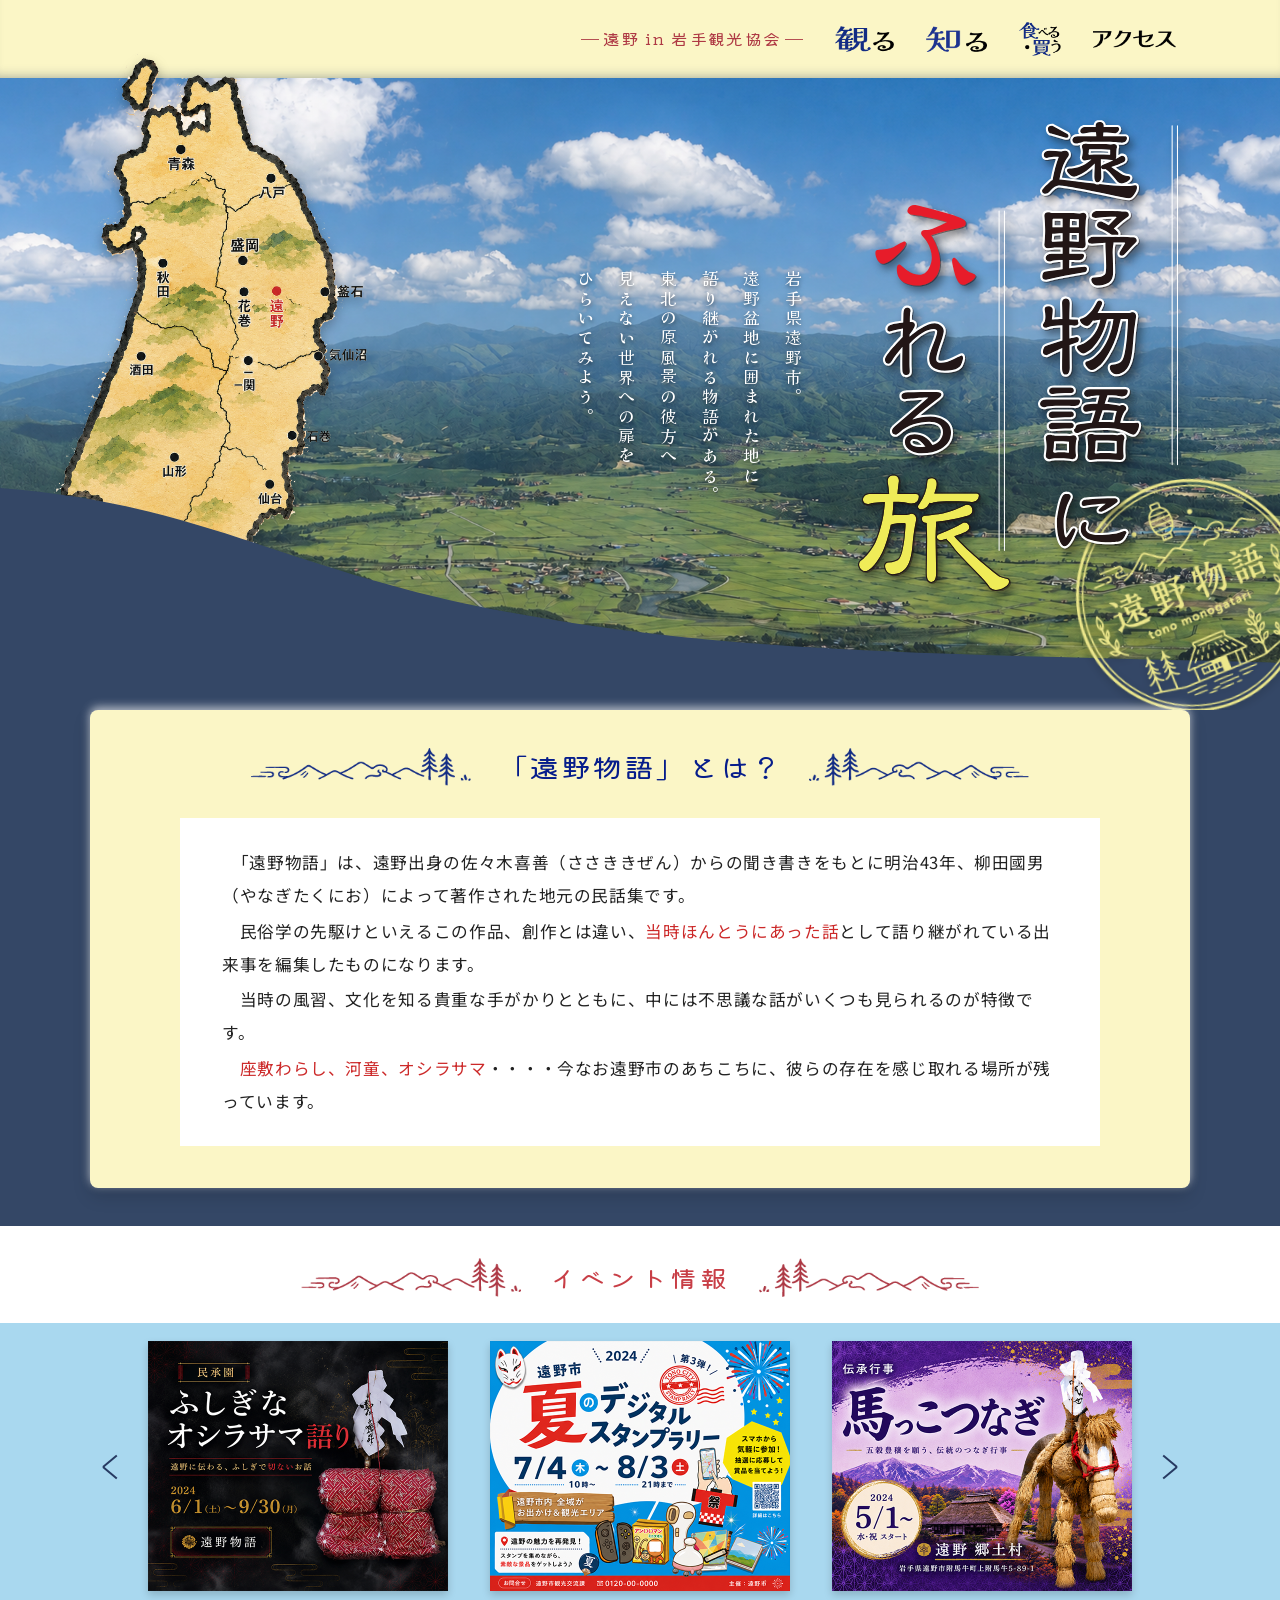
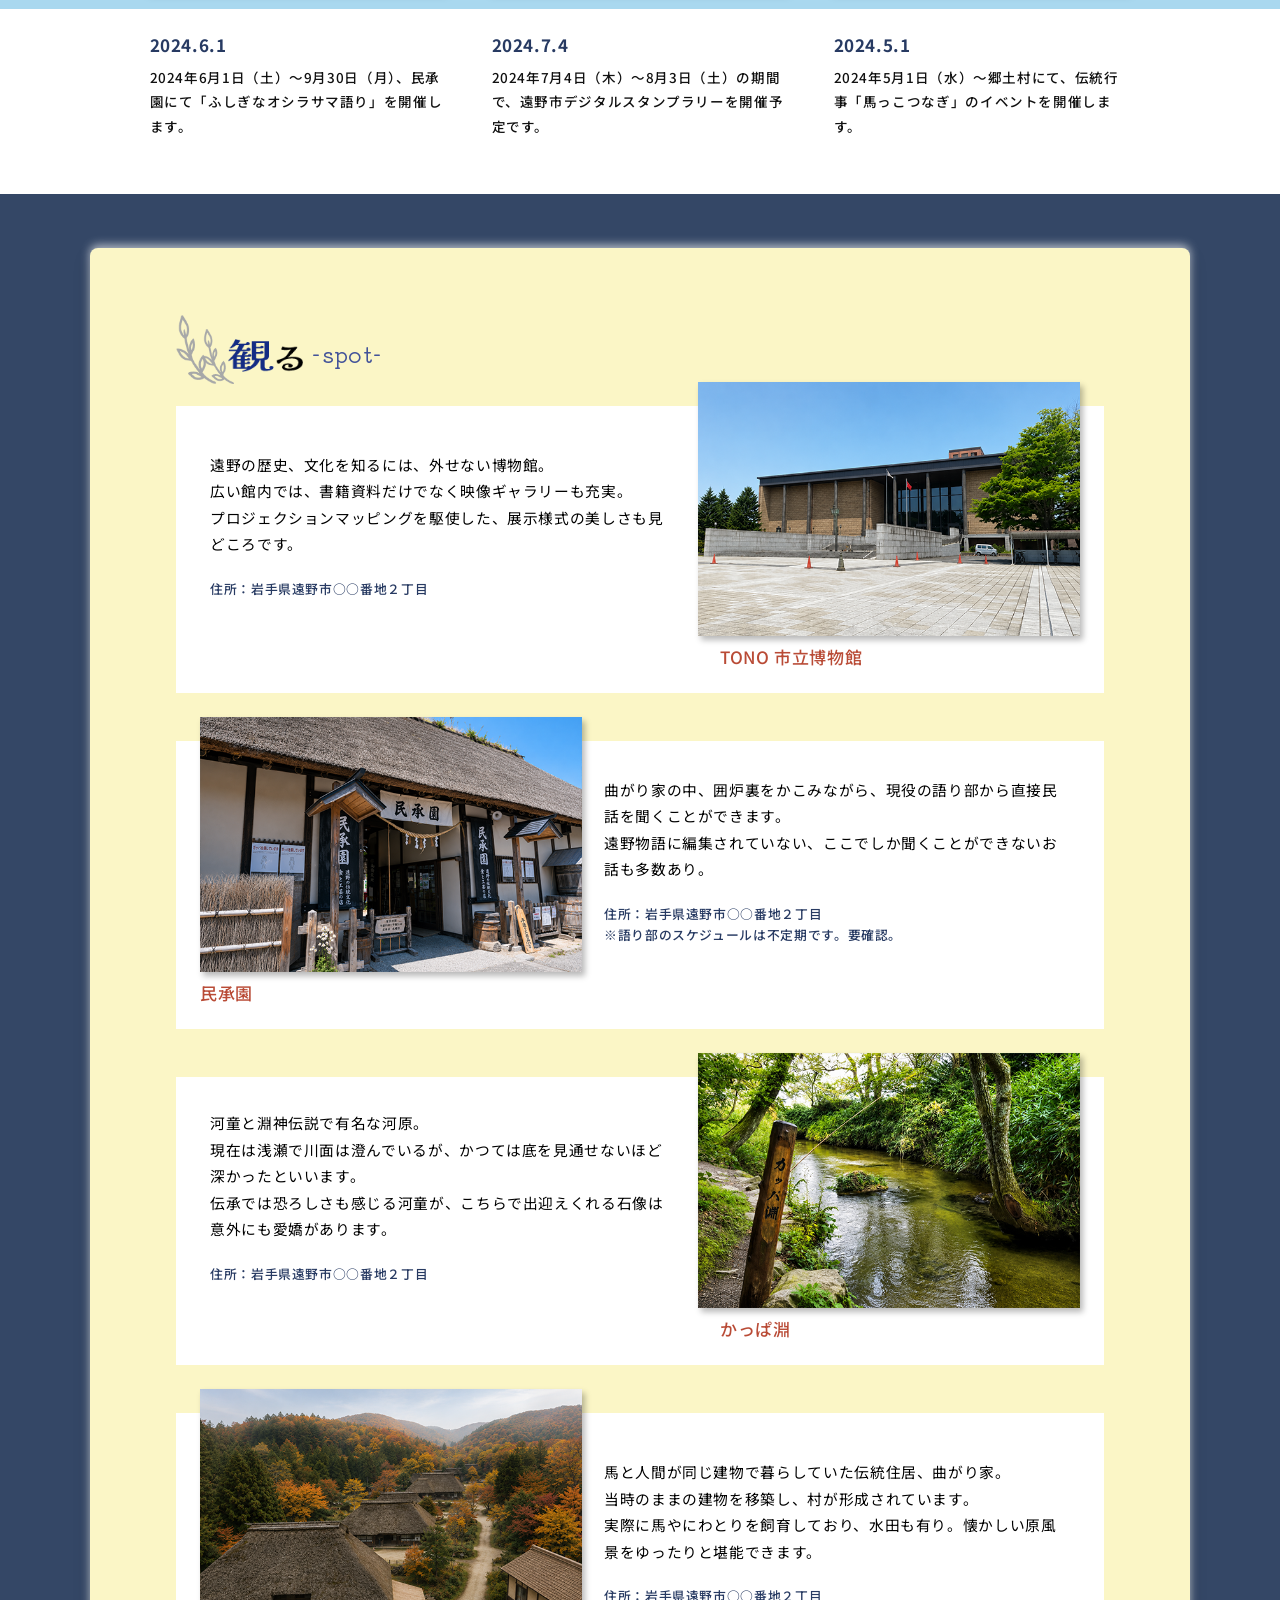
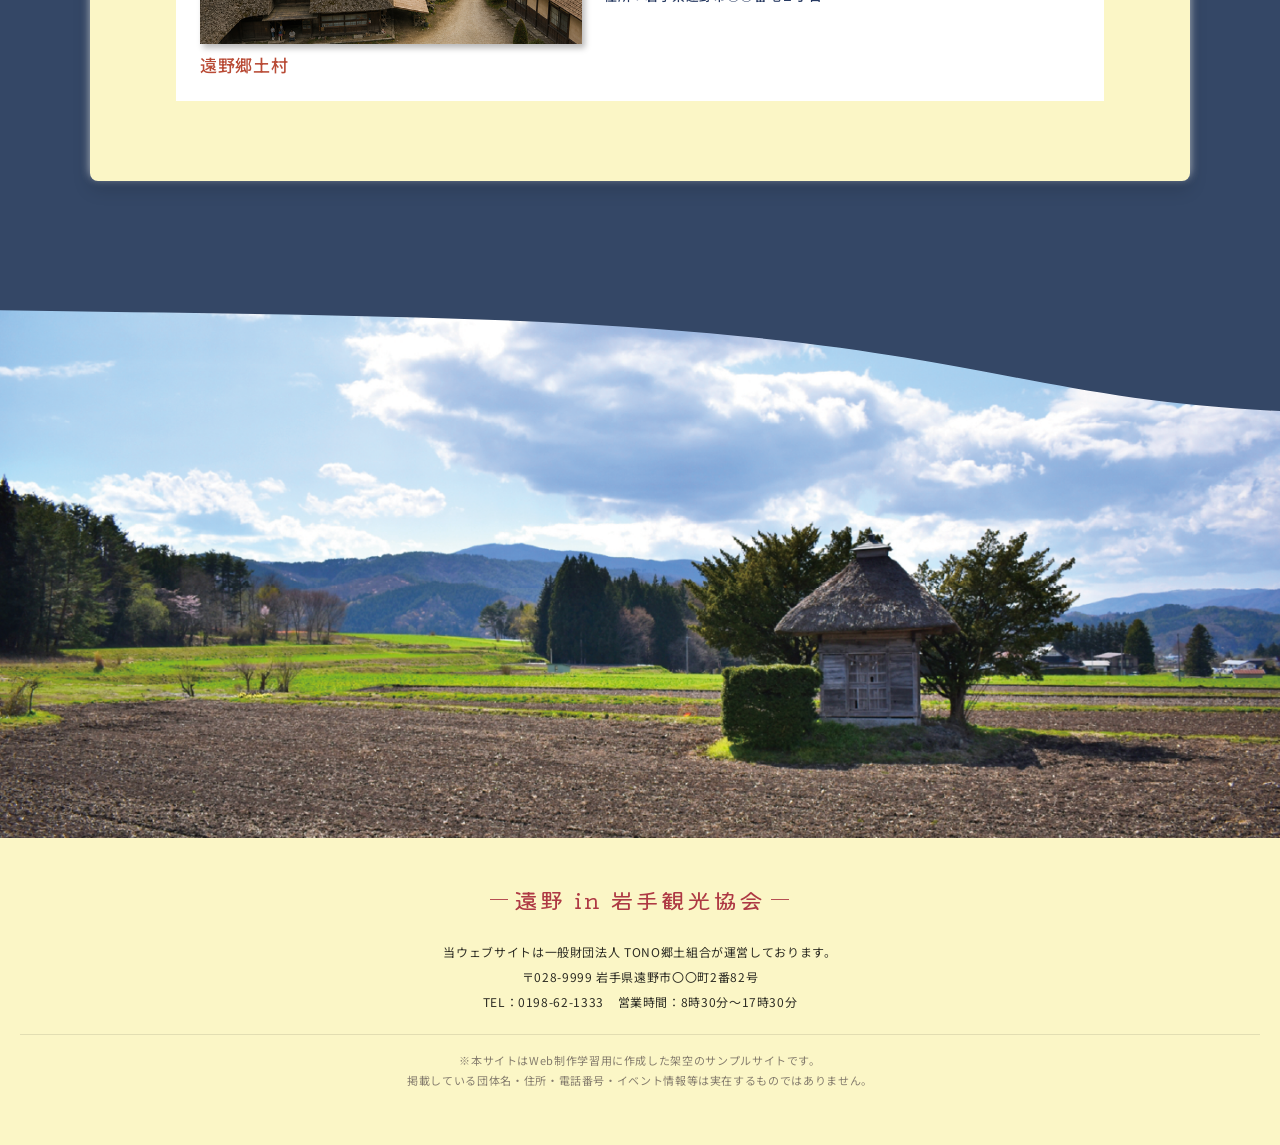
<file: index.html>
<!DOCTYPE html>
<html lang="ja">

<head>
  <meta charset="UTF-8" />
  <meta name="viewport" content="width=device-width, initial-scale=1.0" />

  <title>遠野物語にふれる旅｜遠野 in 岩手観光協会</title>

  <meta name="robots" content="noindex, nofollow">

  <meta name="description" content="岩手県遠野市の観光情報サイト。遠野物語ゆかりの観光スポット、食、買い物、アクセス情報をご紹介します。" />

  <link rel="icon" href="./favicon.ico" />

  <link rel="preconnect" href="https://fonts.googleapis.com" />
  <link rel="preconnect" href="https://fonts.gstatic.com" crossorigin />

  <link
    href="https://fonts.googleapis.com/css2?family=Noto+Sans+JP:wght@400;500;600;700&family=Noto+Serif+JP:wght@400;500;600;700&display=swap"
    rel="stylesheet" />
  <link href="https://fonts.googleapis.com/css2?family=Kaisei+Tokumin:wght@400;500;700&display=swap" rel="stylesheet" />
  <link href="https://fonts.googleapis.com/css2?family=Kiwi+Maru:wght@300;400;500&display=swap" rel="stylesheet" />



  <link rel="stylesheet" href="./css/swiper-bundle.min.css">
  <link rel="stylesheet" href="./css/style.css">

  <script src="./js/swiper-bundle.min.js" defer></script>
  <script src="./js/main.js" defer></script>


</head>

<body>
  <header class="l-header">
    <div class="l-header__inner">
      <span class="l-header__site-name">
        遠野 in 岩手観光協会
      </span>


      <nav class="l-header__nav" aria-label="メインナビゲーション">
        <ul class="l-header__nav-list">
          <li class="l-header__nav-item">
            <a href="#spot">
              <img src="./img/menu_spot.webp" alt="観る" />
            </a>
          </li>

          <li class="l-header__nav-item">
            <a href="./story.html">
              <img src="./img/menu_story.webp" alt="知る" />
            </a>
          </li>

          <li class="l-header__nav-item l-header__nav-item--eat">
            <a href="./food.html">
              <img src="./img/menu_eat.webp" alt="食べる・買う" />
            </a>
          </li>

          <li class="l-header__nav-item l-header__nav-item--access">
            <a href="./access.html">
              <img src="./img/menu_access.webp" alt="アクセス" />
            </a>
          </li>
        </ul>
      </nav>

      <button class="l-header__menu-button" type="button" aria-label="メニューを開く" aria-controls="global-menu"
        aria-expanded="false">
        <span></span>
        <span></span>
        <span></span>
      </button>
    </div>

    <nav id="global-menu" class="l-header__drawer" aria-label="スマートフォン用メニュー">
  <ul class="l-header__drawer-list">
    <li>
      <a href="./index.html#spot">観る</a>
    </li>

    <li>
      <a href="./story.html">知る</a>
    </li>

    <li>
      <a href="./food.html">食べる・買う</a>
    </li>

    <li>
      <a href="./access.html">アクセス</a>
    </li>
  </ul>
</nav>
  </header>

  <div class="l-header__shadow" aria-hidden="true"></div>

  <main class="p-top">
    <section class="p-mv">
      <div class="p-mv__visual">
        <img class="p-mv__background" src="./img/mv_img.png" alt="遠野盆地と山々の風景" />

        <div class="p-mv__map">
          <img src="./img/tono_map.webp" alt="遠野市と周辺地域の地図" />
        </div>

        <div class="p-mv__body">
          <p class="p-mv__lead">
            岩手県遠野市。<br />
            遠野盆地に囲まれた地に<br />
            語り継がれる物語がある。<br />
            東北の原風景の彼方へ<br />
            見えない世界への扉を<br />
            ひらいてみよう。
          </p>

          <h1 class="p-mv__title">
            <img src="./img/mv_logo.svg" alt="遠野物語にふれる旅" />
          </h1>
        </div>

        <div class="p-mv__stamp">
          <img src="./img/back_logo_top.webp" alt="遠野物語探訪" />
        </div>
      </div>

      <div class="p-mv__curve">
        <img src="./img/mv_wave.svg" alt="">
      </div>
    </section>

    <div class="p-top__contents">
      <section class="p-about">
        <div class="p-about__inner">
          <h2 class="p-about__title">
            <img class="p-about__title-decoration p-about__title-decoration--left" src="./img/midasi_blue_left.webp"
              alt="" />

            <span>「遠野物語」とは？</span>

            <img class="p-about__title-decoration p-about__title-decoration--right" src="./img/midasi_blue_right.webp"
              alt="" />
          </h2>

          <div class="p-about__body">
            <p>
              　「遠野物語」は、遠野出身の佐々木喜善（ささききぜん）からの聞き書きをもとに明治43年、柳田國男（やなぎたくにお）によって著作された地元の民話集です。
            </p>

            <p>
              　民俗学の先駆けといえるこの作品、創作とは違い、<span class="p-about__accent">当時ほんとうにあった話</span>として語り継がれている出来事を編集したものになります。
            </p>

            <p>
              　当時の風習、文化を知る貴重な手がかりとともに、中には不思議な話がいくつも見られるのが特徴です。
            </p>

            <p>
              <span class="p-about__accent">
                　座敷わらし、河童、オシラサマ</span>・・・・今なお遠野市のあちこちに、彼らの存在を感じ取れる場所が残っています。
            </p>
          </div>
        </div>
      </section>



      <section class="p-event">
        <div class="p-event__inner">
          <h2 class="p-event__title">
            <img class="p-event__title-decoration p-event__title-decoration--left" src="./img/midasi_red_left.webp"
              alt="">

            <span class="p-event__title-text">イベント情報</span>

            <img class="p-event__title-decoration p-event__title-decoration--right" src="./img/midasi_red_right.webp"
              alt="">
          </h2>


          <div class="p-event__slider-wrap">
            <div class="p-event__slider swiper">
              <div class="p-event__list swiper-wrapper">

                <article class="p-event__item swiper-slide">
                  <a class="p-event__link" href="#">
                    <div class="p-event__image">
                      <img src="./img/bn_001.png" alt="ふしぎなオシラサマ語りのイベント" width="600" height="360">
                    </div>

                    <div class="p-event__body">
                      <time class="p-event__date" datetime="2024-06-01">
                        2024.6.1
                      </time>

                      <p class="p-event__text">
                        2024年6月1日（土）〜9月30日（月）、民承園にて「ふしぎなオシラサマ語り」を開催します。
                      </p>
                    </div>
                  </a>
                </article>

                <article class="p-event__item swiper-slide">
                  <a class="p-event__link" href="#">
                    <div class="p-event__image">
                      <img src="./img/bn_002.png" alt="遠野市デジタルスタンプラリーのイベント" width="600" height="360">
                    </div>

                    <div class="p-event__body">
                      <time class="p-event__date" datetime="2024-07-04">
                        2024.7.4
                      </time>

                      <p class="p-event__text">
                        2024年7月4日（木）〜8月3日（土）の期間で、遠野市デジタルスタンプラリーを開催予定です。
                      </p>
                    </div>
                  </a>
                </article>

                <article class="p-event__item swiper-slide">
                  <a class="p-event__link" href="#">
                    <div class="p-event__image">
                      <img src="./img/bn_003.png" alt="馬っこつなぎのイベント" width="600" height="360">
                    </div>

                    <div class="p-event__body">
                      <time class="p-event__date" datetime="2024-05-01">
                        2024.5.1
                      </time>

                      <p class="p-event__text">
                        2024年5月1日（水）〜郷土村にて、伝統行事「馬っこつなぎ」のイベントを開催します。
                      </p>
                    </div>
                  </a>
                </article>

                <article class="p-event__item swiper-slide">
                  <a class="p-event__link" href="#">
                    <div class="p-event__image">
                      <img src="./img/bn_004.png" alt="ふしぎなオシラサマ語りのイベント" width="600" height="360">
                    </div>

                    <div class="p-event__body">
                      <time class="p-event__date" datetime="2024-06-01">
                        2024.6.1
                      </time>

                      <p class="p-event__text">
                        2024年6月1日（土）〜9月30日（月）、民承園にて「ふしぎなオシラサマ語り」を開催します。
                      </p>
                    </div>
                  </a>
                </article>

                <article class="p-event__item swiper-slide">
                  <a class="p-event__link" href="#">
                    <div class="p-event__image">
                      <img src="./img/bn_005.png" alt="遠野市デジタルスタンプラリーのイベント" width="600" height="360">
                    </div>

                    <div class="p-event__body">
                      <time class="p-event__date" datetime="2024-07-04">
                        2024.7.4
                      </time>

                      <p class="p-event__text">
                        2024年7月4日（木）〜8月3日（土）の期間で、遠野市デジタルスタンプラリーを開催予定です。
                      </p>
                    </div>
                  </a>
                </article>

                <article class="p-event__item swiper-slide">
                  <a class="p-event__link" href="#">
                    <div class="p-event__image">
                      <img src="./img/bn_006.png" alt="馬っこつなぎのイベント" width="600" height="360">
                    </div>

                    <div class="p-event__body">
                      <time class="p-event__date" datetime="2024-05-01">
                        2024.5.1
                      </time>

                      <p class="p-event__text">
                        2024年5月1日（水）〜郷土村にて、伝統行事「馬っこつなぎ」のイベントを開催します。
                      </p>
                    </div>
                  </a>
                </article>

              </div>


            </div>

            <button class="p-event__button p-event__button--prev" type="button" aria-label="前のイベントを見る">
            </button>

            <button class="p-event__button p-event__button--next" type="button" aria-label="次のイベントを見る">
            </button>

          </div>
        </div>
      </section>


      <section id="spot" class="p-spot">
        <div class="p-spot__inner l-container">

          <h2 class="p-spot__title">
            <img class="p-spot__title-decoration" src="./img/midasi_leef.webp" alt="" width="88" height="105">

            <img class="p-spot__title-logo" src="./img/menu_spot.webp" alt="観る spot" width="97" height="43">

            <span class="p-spot__title-sub">-spot-</span>
          </h2>

          <div class="p-spot__list">

            <article class="p-spot__item">
              <div class="p-spot__body">
                <p class="p-spot__text">
                  遠野の歴史、文化を知るには、外せない博物館。<br>
                  広い館内では、書籍資料だけでなく映像ギャラリーも充実。<br>
                  プロジェクションマッピングを駆使した、展示様式の美しさも見どころです。
                </p>

                <p class="p-spot__address">
                  住所：岩手県遠野市○○番地２丁目
                </p>
              </div>

              <figure class="p-spot__figure">
                <img class="p-spot__image" src="./img/spot_museum.png" alt="遠野市立博物館の外観">

                <figcaption class="p-spot__name">
                  TONO 市立博物館
                </figcaption>
              </figure>
            </article>

            <article class="p-spot__item">
              <div class="p-spot__body">
                <p class="p-spot__text">
                  曲がり家の中、囲炉裏をかこみながら、現役の語り部から直接民話を聞くことができます。<br>
                  遠野物語に編集されていない、ここでしか聞くことができないお話も多数あり。
                </p>

                <p class="p-spot__address">
                  住所：岩手県遠野市○○番地２丁目<br>
                  ※語り部のスケジュールは不定期です。要確認。
                </p>
              </div>

              <figure class="p-spot__figure">
                <img class="p-spot__image" src="./img/spot_minsho.png" alt="民承園の入口">

                <figcaption class="p-spot__name">
                  民承園
                </figcaption>
              </figure>
            </article>

            <article class="p-spot__item">
              <div class="p-spot__body">
                <p class="p-spot__text">
                  河童と淵神伝説で有名な河原。<br>
                  現在は浅瀬で川面は澄んでいるが、かつては底を見通せないほど深かったといいます。<br>
                  伝承では恐ろしさも感じる河童が、こちらで出迎えくれる石像は意外にも愛嬌があります。
                </p>

                <p class="p-spot__address">
                  住所：岩手県遠野市○○番地２丁目
                </p>
              </div>

              <figure class="p-spot__figure">
                <img class="p-spot__image" src="./img/spot_kappa.png" alt="かっぱ淵の川辺">

                <figcaption class="p-spot__name">
                  かっぱ淵
                </figcaption>
              </figure>
            </article>

            <article class="p-spot__item">
              <div class="p-spot__body">
                <p class="p-spot__text">
                  馬と人間が同じ建物で暮らしていた伝統住居、曲がり家。<br>
                  当時のままの建物を移築し、村が形成されています。<br>
                  実際に馬やにわとりを飼育しており、水田も有り。懐かしい原風景をゆったりと堪能できます。
                </p>

                <p class="p-spot__address">
                  住所：岩手県遠野市○○番地２丁目
                </p>
              </div>

              <figure class="p-spot__figure">
                <img class="p-spot__image" src="./img/spot_kyoudo.png" alt="遠野郷土村の茅葺き屋根の建物">

                <figcaption class="p-spot__name">
                  遠野郷土村
                </figcaption>
              </figure>
            </article>

          </div>
        </div>
      </section>

    </div>

  </main>

  <footer class="l-footer">
    <div class="l-footer__visual">
      <img class="l-footer__image" src="img/footer_img.webp" alt="遠野の田園風景">

      <img class="l-footer__wave" src="img/mv_wave.svg" alt="" aria-hidden="true">
    </div>

    <div class="l-footer__body">
      <p class="l-footer__organization">
        遠野 in 岩手観光協会
      </p>

      <div class="l-footer__information">
        <p>
          当ウェブサイトは一般財団法人 TONO郷土組合が運営しております。
        </p>

        <p>
          〒028-9999 岩手県遠野市〇〇町2番82号
        </p>

        <p>
          TEL：0198-62-1333
          <span class="l-footer__hours">
            営業時間：8時30分～17時30分
          </span>
        </p>
        <p class="l-footer__notice">
  ※本サイトはWeb制作学習用に作成した架空のサンプルサイトです。<br>
  掲載している団体名・住所・電話番号・イベント情報等は実在するものではありません。
</p>
      </div>
    </div>
  </footer>


</body>

</html>
</file>
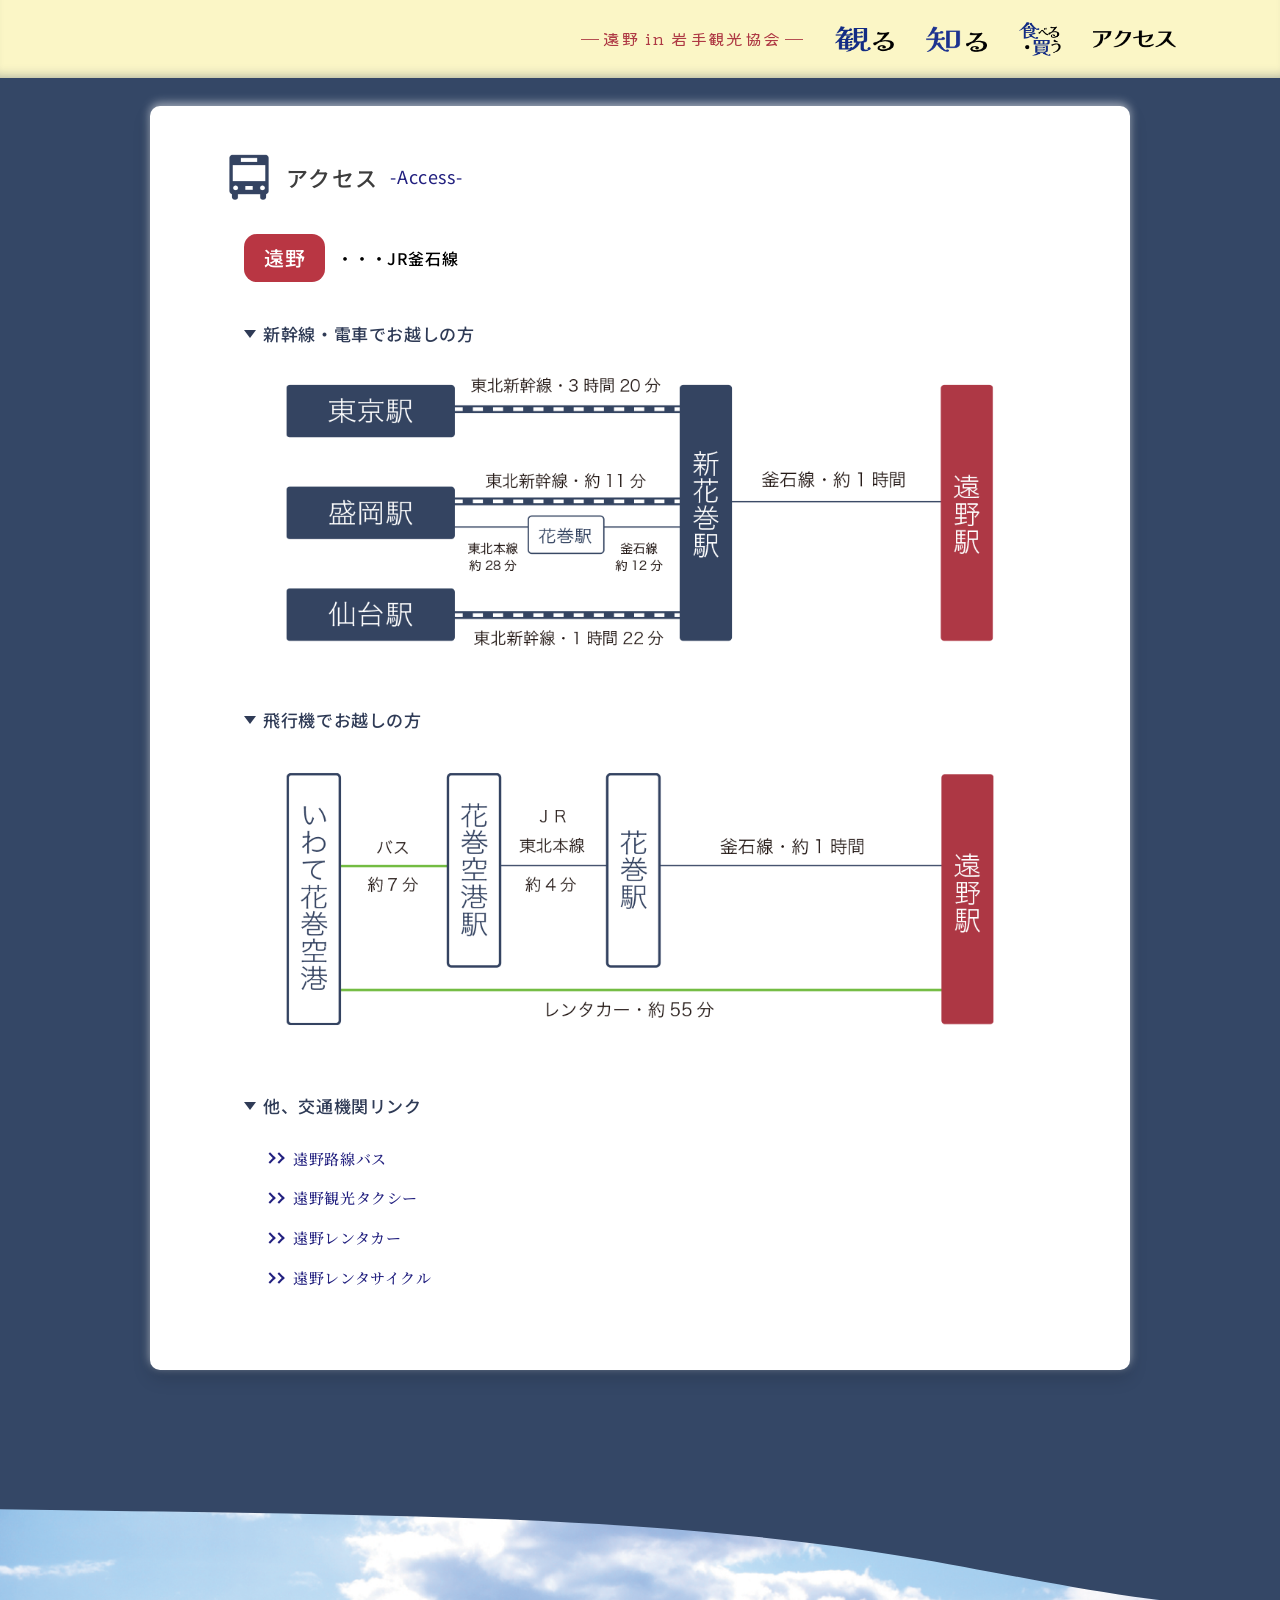
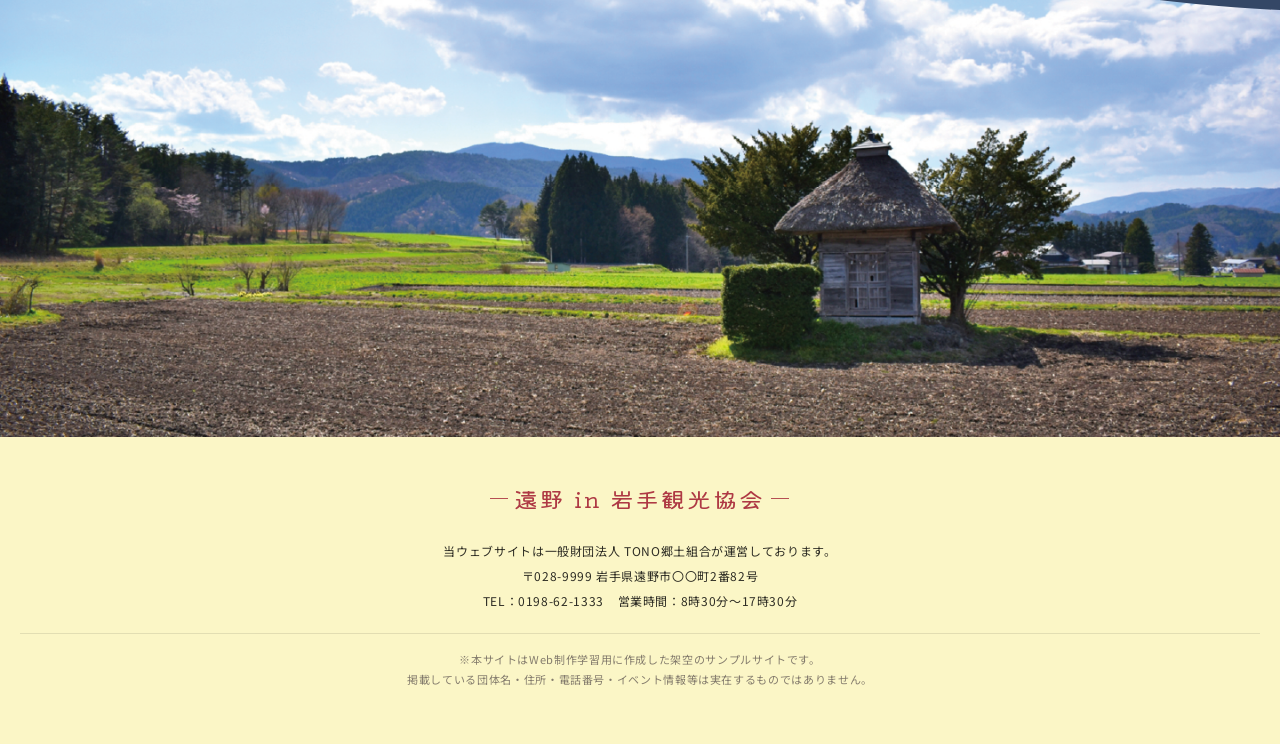
<file: access.html>
<!DOCTYPE html>
<html lang="ja">

<head>
    <meta charset="UTF-8" />
    <meta name="viewport" content="width=device-width, initial-scale=1.0" />

    <title>アクセス｜遠野 in 岩手観光協会</title>

    <meta name="robots" content="noindex, nofollow">

    <meta name="description" content="遠野への新幹線・電車・飛行機でのアクセス方法と、交通機関情報をご案内します。" />

    <link rel="icon" href="./favicon.ico" />

    <link rel="preconnect" href="https://fonts.googleapis.com" />
    <link rel="preconnect" href="https://fonts.gstatic.com" crossorigin />

    <link
        href="https://fonts.googleapis.com/css2?family=Noto+Sans+JP:wght@300;400;500;600;700&family=Noto+Serif+JP:wght@300;400;500;600;700&display=swap"
        rel="stylesheet" />

    <link
        href="https://fonts.googleapis.com/css2?family=Kaisei+Tokumin:wght@400;500;700&display=swap"
        rel="stylesheet" />

    <link
        href="https://fonts.googleapis.com/css2?family=Kiwi+Maru:wght@300;400;500&display=swap"
        rel="stylesheet" />

    <link
        href="https://fonts.googleapis.com/css2?family=Zen+Old+Mincho:wght@500;600;700&display=swap"
        rel="stylesheet" />

    <link rel="stylesheet" href="./css/swiper-bundle.min.css" />
    <link rel="stylesheet" href="./css/style.css" />

    <script src="./js/swiper-bundle.min.js" defer></script>
    <script src="./js/main.js" defer></script>
</head>

<body>

    <header class="l-header">

        <div class="l-header__inner">

            <a class="l-header__site-name" href="./index.html">
                遠野 in 岩手観光協会
            </a>

            <nav class="l-header__nav" aria-label="メインナビゲーション">

                <ul class="l-header__nav-list">

                    <li class="l-header__nav-item">
                        <a href="./index.html#spot">
                            <img src="./img/menu_spot.webp" alt="観る" />
                        </a>
                    </li>

                    <li class="l-header__nav-item">
                        <a href="./story.html">
                            <img src="./img/menu_story.webp" alt="知る" />
                        </a>
                    </li>

                    <li class="l-header__nav-item l-header__nav-item--eat">
                        <a href="./food.html">
                            <img src="./img/menu_eat.webp" alt="食べる・買う" />
                        </a>
                    </li>

                    <li class="l-header__nav-item l-header__nav-item--access">
                        <a href="./access.html" aria-current="page">
                            <img src="./img/menu_access.webp" alt="アクセス" />
                        </a>
                    </li>

                </ul>

            </nav>

            <button
                class="l-header__menu-button"
                type="button"
                aria-label="メニューを開く"
                aria-controls="global-menu"
                aria-expanded="false"
            >
                <span></span>
                <span></span>
                <span></span>
            </button>

        </div>

        <nav id="global-menu" class="l-header__drawer" aria-label="スマートフォン用メニュー">
  <ul class="l-header__drawer-list">
    <li>
      <a href="./index.html#spot">観る</a>
    </li>

    <li>
      <a href="./story.html">知る</a>
    </li>

    <li>
      <a href="./food.html">食べる・買う</a>
    </li>

    <li>
      <a href="./access.html">アクセス</a>
    </li>
  </ul>
</nav>

    </header>

    
<main class="p-access">

    <div class="p-access__inner">

        <section class="p-access__section">

            <header class="p-access__header">

                <h1 class="p-access__title">

                    <img
                        class="p-access__title-icon"
                        src="./img/train.png"
                        alt=""
                        width="48"
                        height="48"
                    />

                    <span class="p-access__title-ja">
                        アクセス
                    </span>

                    <span class="p-access__title-en">
                        -Access-
                    </span>

                </h1>

            </header>

            <div class="p-access__content">

                <div class="p-access__lead">

                    <span class="p-access__destination">
                        遠野
                    </span>

                    <span class="p-access__lead-text">
                        ・・・JR釜石線
                    </span>

                </div>

                <section class="p-access__block">

                    <h2 class="p-access__heading">
                        新幹線・電車でお越しの方
                    </h2>

                    <figure class="p-access__route-figure">

                        <img
                            class="p-access__route-image p-access__route-image--rail"
                            src="./img/root001.png"
                            alt="東京駅、盛岡駅、仙台駅から新花巻駅を経由して遠野駅へ向かう鉄道アクセス図"
                        />

                    </figure>

                </section>

                <section class="p-access__block">

                    <h2 class="p-access__heading">
                        飛行機でお越しの方
                    </h2>

                    <figure class="p-access__route-figure">

                        <img
                            class="p-access__route-image p-access__route-image--airport"
                            src="./img/root002.png"
                            alt="いわて花巻空港から花巻空港駅、花巻駅を経由して遠野駅へ向かうアクセス図"
                        />

                    </figure>

                </section>

                <section class="p-access__block p-access__block--links">

                    <h2 class="p-access__heading">
                        他、交通機関リンク
                    </h2>

                    <ul class="p-access__links">

                        <li class="p-access__link-item">
                            <a class="p-access__link" href="#">
                                遠野路線バス
                            </a>
                        </li>

                        <li class="p-access__link-item">
                            <a class="p-access__link" href="#">
                                遠野観光タクシー
                            </a>
                        </li>

                        <li class="p-access__link-item">
                            <a class="p-access__link" href="#">
                                遠野レンタカー
                            </a>
                        </li>

                        <li class="p-access__link-item">
                            <a class="p-access__link" href="#">
                                遠野レンタサイクル
                            </a>
                        </li>

                    </ul>

                </section>

            </div>

        </section>

    </div>

</main>



    <footer class="l-footer">

        <div class="l-footer__visual">

            <img
                class="l-footer__image"
                src="./img/footer_img.webp"
                alt="遠野の田園風景"
            />

            <img
                class="l-footer__wave"
                src="./img/mv_wave.svg"
                alt=""
                aria-hidden="true"
            />

        </div>

        <div class="l-footer__body">

            <p class="l-footer__organization">
                遠野 in 岩手観光協会
            </p>

            <div class="l-footer__information">

                <p>
                    当ウェブサイトは一般財団法人 TONO郷土組合が運営しております。
                </p>

                <p>
                    〒028-9999 岩手県遠野市〇〇町2番82号
                </p>

                <p>
                    TEL：0198-62-1333

                    <span class="l-footer__hours">
                        営業時間：8時30分～17時30分
                    </span>
                </p>
<p class="l-footer__notice">
  ※本サイトはWeb制作学習用に作成した架空のサンプルサイトです。<br>
  掲載している団体名・住所・電話番号・イベント情報等は実在するものではありません。
</p>
            </div>

        </div>

    </footer>

</body>

</html>
</file>
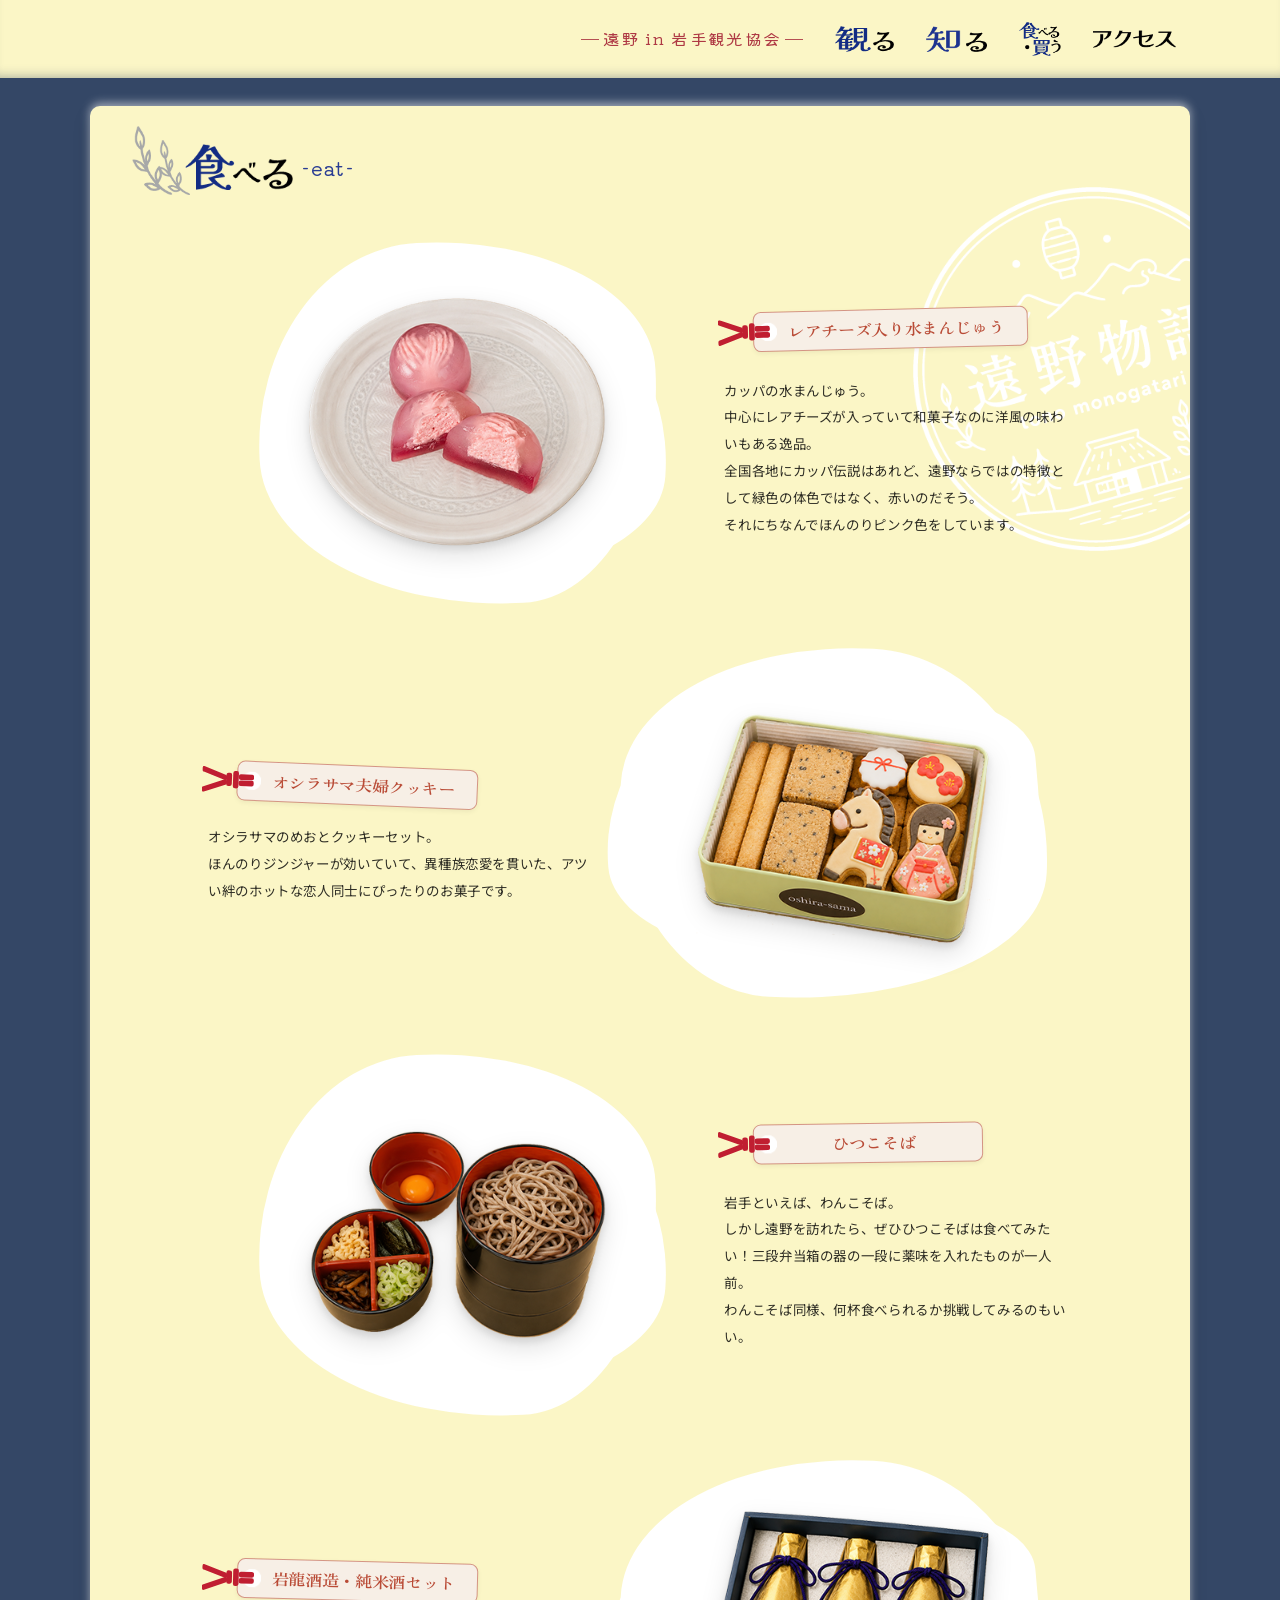
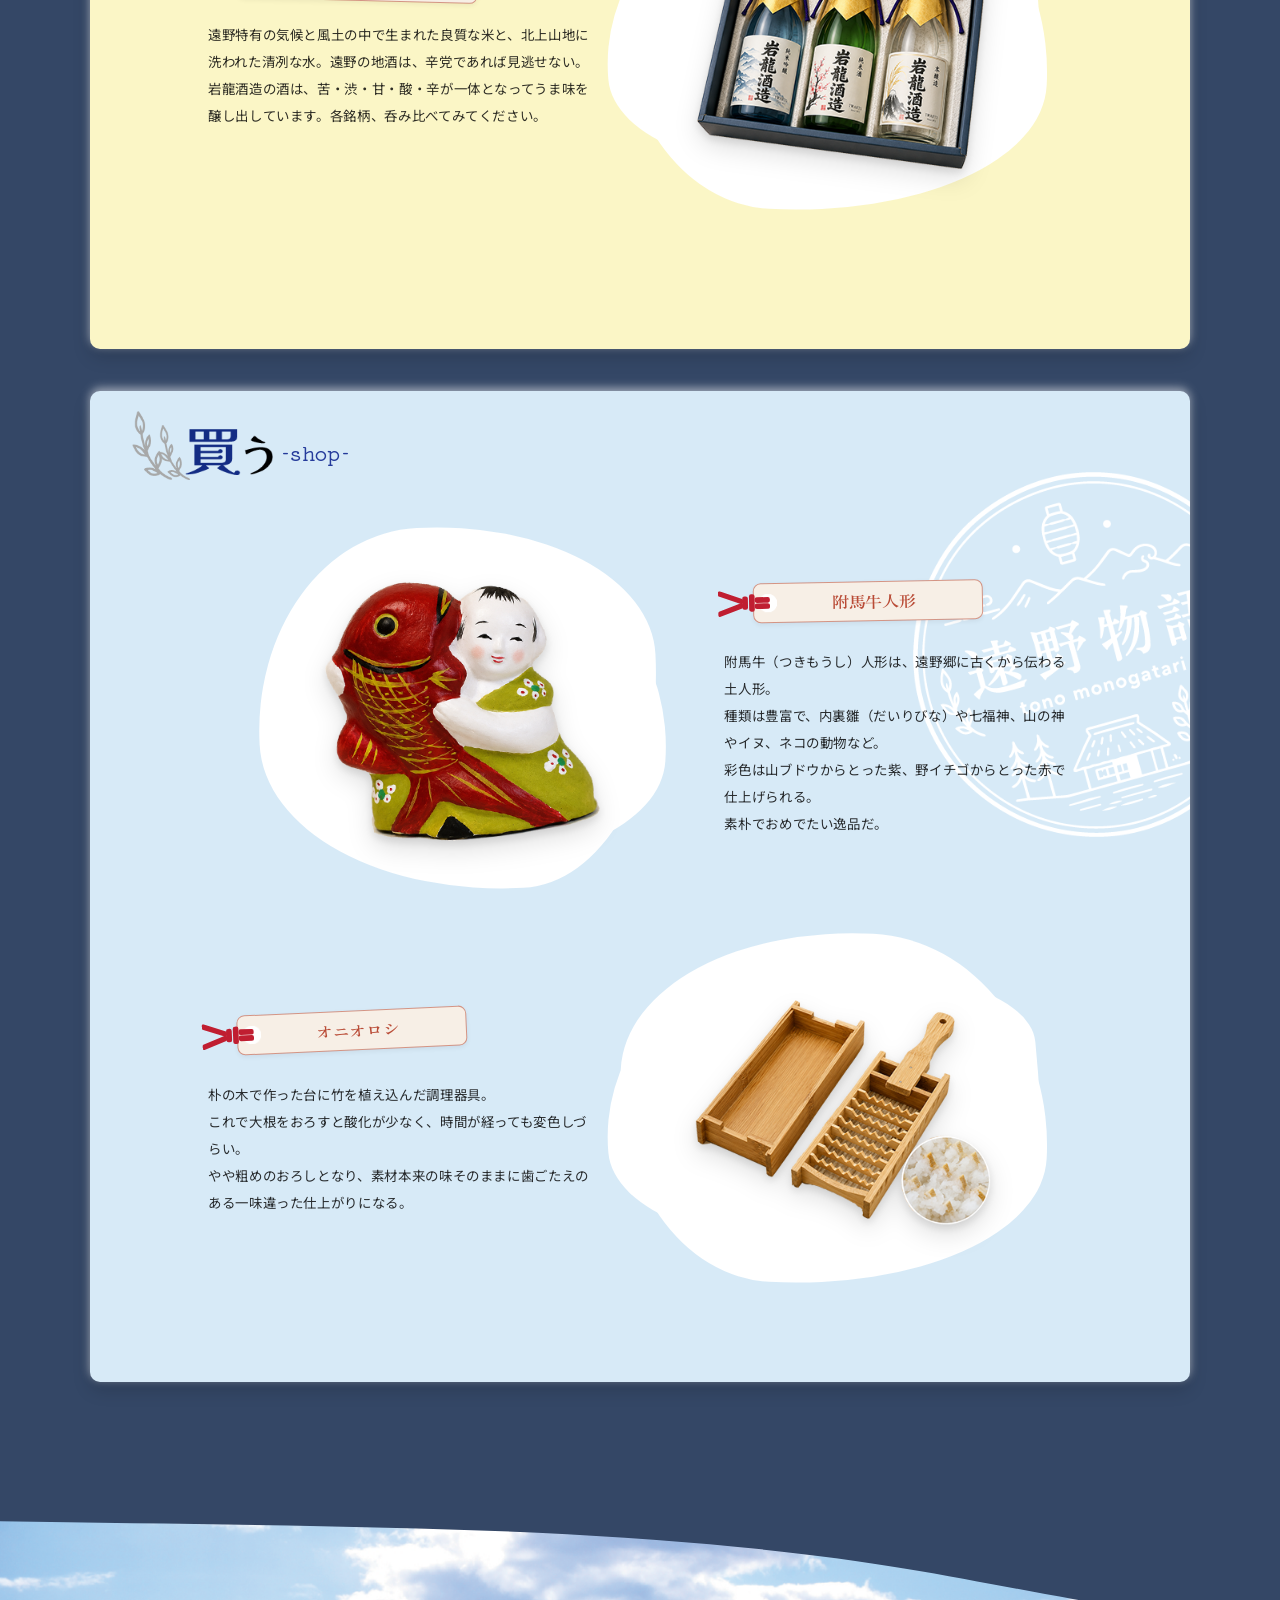
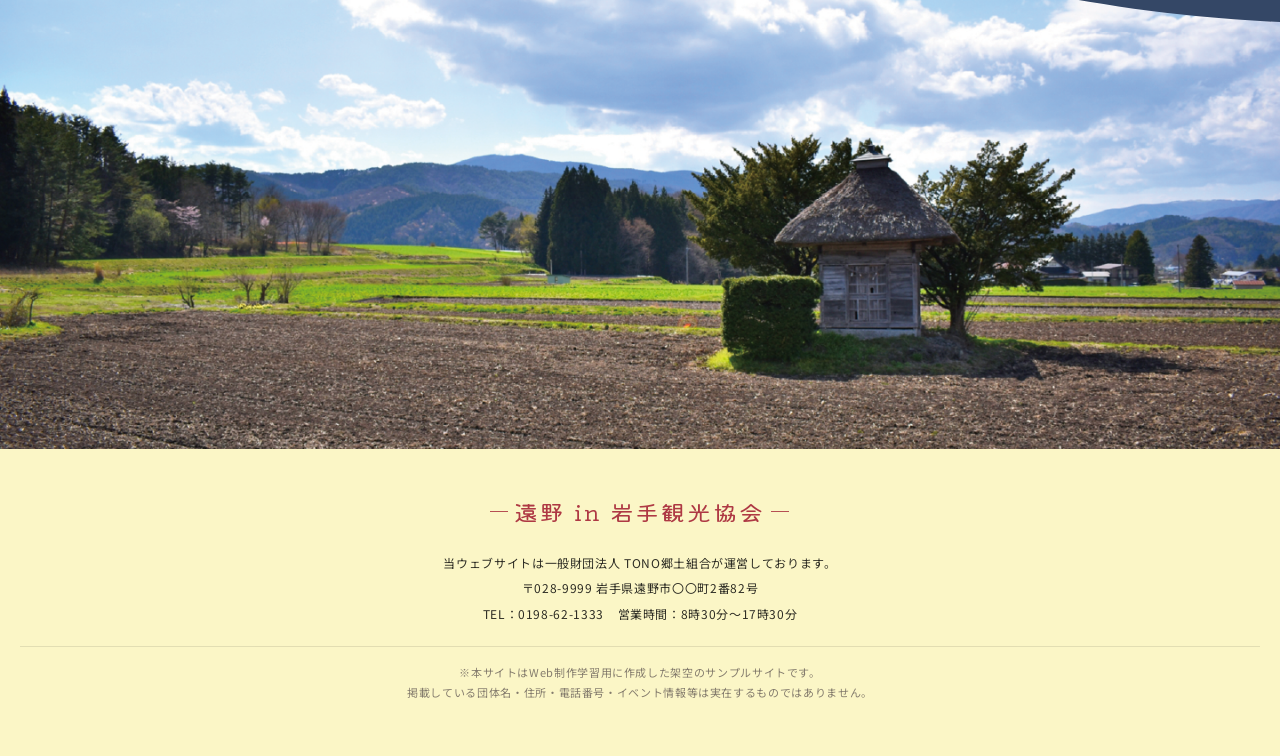
<file: food.html>
<!DOCTYPE html>
<html lang="ja">

<head>
    <meta charset="UTF-8" />
    <meta name="viewport" content="width=device-width, initial-scale=1.0" />

    <title>食べる・買う｜遠野 in 岩手観光協会</title>

    <meta name="robots" content="noindex, nofollow">

    <meta name="description" content="遠野の郷土料理やお菓子、地酒、伝統工芸品などをご紹介します。" />

    <link rel="icon" href="./favicon.ico" />

    <link rel="preconnect" href="https://fonts.googleapis.com" />
    <link rel="preconnect" href="https://fonts.gstatic.com" crossorigin />

    <link
        href="https://fonts.googleapis.com/css2?family=Noto+Sans+JP:wght@300;400;500;600;700&family=Noto+Serif+JP:wght@300;400;500;600;700&display=swap"
        rel="stylesheet" />

    <link href="https://fonts.googleapis.com/css2?family=Kaisei+Tokumin:wght@400;500;700&display=swap"
        rel="stylesheet" />

    <link href="https://fonts.googleapis.com/css2?family=Kiwi+Maru:wght@300;400;500&display=swap" rel="stylesheet" />

    <link href="https://fonts.googleapis.com/css2?family=Zen+Old+Mincho:wght@500;600;700&display=swap" rel="stylesheet">

    <link rel="stylesheet" href="./css/swiper-bundle.min.css" />
    <link rel="stylesheet" href="./css/style.css" />

    <script src="./js/swiper-bundle.min.js" defer></script>
    <script src="./js/main.js" defer></script>
</head>

<body>

    <header class="l-header">
        <div class="l-header__inner">

            <a class="l-header__site-name" href="./index.html">
                遠野 in 岩手観光協会
            </a>

            <nav class="l-header__nav" aria-label="メインナビゲーション">
                <ul class="l-header__nav-list">

                    <li class="l-header__nav-item">
                        <a href="./index.html#spot">
                            <img src="./img/menu_spot.webp" alt="観る" />
                        </a>
                    </li>

                    <li class="l-header__nav-item">
                        <a href="./story.html">
                            <img src="./img/menu_story.webp" alt="知る" />
                        </a>
                    </li>

                    <li class="l-header__nav-item l-header__nav-item--eat">
                        <a href="./food.html" aria-current="page">
                            <img src="./img/menu_eat.webp" alt="食べる・買う" />
                        </a>
                    </li>

                    <li class="l-header__nav-item l-header__nav-item--access">
                        <a href="./access.html">
                            <img src="./img/menu_access.webp" alt="アクセス" />
                        </a>
                    </li>

                </ul>
            </nav>

            <button class="l-header__menu-button" type="button" aria-label="メニューを開く" aria-controls="global-menu"
                aria-expanded="false">
                <span></span>
                <span></span>
                <span></span>
            </button>

        </div>

        <nav id="global-menu" class="l-header__drawer" aria-label="スマートフォン用メニュー">
  <ul class="l-header__drawer-list">
    <li>
      <a href="./index.html#spot">観る</a>
    </li>

    <li>
      <a href="./story.html">知る</a>
    </li>

    <li>
      <a href="./food.html">食べる・買う</a>
    </li>

    <li>
      <a href="./access.html">アクセス</a>
    </li>
  </ul>
</nav>

    </header>

    <main class="p-food">

        <div class="p-food__inner">

            <section class="p-food__section p-food__section--eat">

    <header class="p-food__header">

        <h1 class="p-food__title">

            <img class="p-food__title-decoration" src="./img/midasi_leef.webp" alt="" width="88"
                height="105" />

            <img class="p-food__title-logo" src="./img/midasi_eat.webp" alt="食べる" />

            <span class="p-food__title-sub">
                -eat-
            </span>

        </h1>

    </header>

    <div class="p-food__panel">

        <img class="p-food__background-logo" src="./img/back_logo_shop.webp" alt="" aria-hidden="true" />

        <div class="p-food__products">

            <article class="p-food__product">

                <figure class="p-food__figure">
                    <div class="p-food__image-background">

                        <img class="p-food__image" src="./img/products_manju.png" alt="レアチーズ入り水まんじゅう" />

                    </div>
                </figure>

                <div class="p-food__body">

                    <h2 class="p-food__name">
                        <img class="p-food__ribbon" src="./img/shop_ribbon.svg" alt="" aria-hidden="true" />

                        <span class="p-food__name-text">
                            <span class="p-food__name-label">
                                レアチーズ入り水まんじゅう
                            </span>
                        </span>
                    </h2>

                    <p class="p-food__text">
                        カッパの水まんじゅう。<br>
                        中心にレアチーズが入っていて和菓子なのに洋風の味わいもある逸品。<br>
                        全国各地にカッパ伝説はあれど、遠野ならではの特徴として緑色の体色ではなく、赤いのだそう。<br>
                        それにちなんでほんのりピンク色をしています。
                    </p>

                </div>

            </article>

            <article class="p-food__product p-food__product--reverse">

                <figure class="p-food__figure">
                    <div class="p-food__image-background">

                        <img class="p-food__image" src="./img/products_cookie.png" alt="オシラサマ夫婦クッキー" />

                    </div>
                </figure>

                <div class="p-food__body">

                    <h2 class="p-food__name">
                        <img class="p-food__ribbon" src="./img/shop_ribbon.svg" alt="" aria-hidden="true" />

                        <span class="p-food__name-text">
                            <span class="p-food__name-label">
                                オシラサマ夫婦クッキー
                            </span>
                        </span>
                    </h2>

                    <p class="p-food__text">
                        オシラサマのめおとクッキーセット。<br>
                        ほんのりジンジャーが効いていて、異種族恋愛を貫いた、アツい絆のホットな恋人同士にぴったりのお菓子です。
                    </p>

                </div>

            </article>

            <article class="p-food__product">

                <figure class="p-food__figure">
                    <div class="p-food__image-background">

                        <img class="p-food__image" src="./img/products_hituko.png" alt="ひっこそば" />

                    </div>
                </figure>

                <div class="p-food__body">

                    <h2 class="p-food__name">
                        <img class="p-food__ribbon" src="./img/shop_ribbon.svg" alt="" aria-hidden="true" />

                        <span class="p-food__name-text">
                            <span class="p-food__name-label">
                                ひつこそば
                            </span>
                        </span>
                    </h2>

                    <p class="p-food__text">
                        岩手といえば、わんこそば。<br>
                        しかし遠野を訪れたら、ぜひひつこそばは食べてみたい！三段弁当箱の器の一段に薬味を入れたものが一人前。<br>
                        わんこそば同様、何杯食べられるか挑戦してみるのもいい。
                    </p>

                </div>

            </article>

            <article class="p-food__product p-food__product--reverse">

                <figure class="p-food__figure">
                    <div class="p-food__image-background">

                        <img class="p-food__image" src="./img/products_sake.png" alt="岩龍酒造の純米酒セット" />

                    </div>
                </figure>

                <div class="p-food__body">

                    <h2 class="p-food__name">
                        <img class="p-food__ribbon" src="./img/shop_ribbon.svg" alt="" aria-hidden="true" />

                        <span class="p-food__name-text">
                            <span class="p-food__name-label">
                                岩龍酒造・純米酒セット
                            </span>
                        </span>
                    </h2>

                    <p class="p-food__text">
                        遠野特有の気候と風土の中で生まれた良質な米と、北上山地に洗われた清冽な水。遠野の地酒は、辛党であれば見逃せない。<br>
                        岩龍酒造の酒は、苦・渋・甘・酸・辛が一体となってうま味を醸し出しています。各銘柄、呑み比べてみてください。
                    </p>

                </div>

            </article>

        </div>

    </div>

</section>

<section class="p-food__section p-food__section--shop">

    <header class="p-food__header">

        <h2 class="p-food__title">

            <img class="p-food__title-decoration" src="./img/midasi_leef.webp" alt="" width="88"
                height="105" />

            <img class="p-food__title-logo" src="./img/midasi_shop.webp" alt="買う" />

            <span class="p-food__title-sub">
                -shop-
            </span>

        </h2>

    </header>

    <div class="p-food__panel">

        <img class="p-food__background-logo" src="./img/back_logo_shop.webp" alt="" aria-hidden="true" />

        <div class="p-food__products">

            <article class="p-food__product">

                <figure class="p-food__figure">

                    <div class="p-food__image-background">

                        <img class="p-food__image" src="./img/products_tukimousi.png" alt="附馬牛人形" />

                    </div>

                </figure>

                <div class="p-food__body">

                    <h3 class="p-food__name">

                        <img class="p-food__ribbon" src="./img/shop_ribbon.svg" alt="" aria-hidden="true" />

                        <span class="p-food__name-text">
                            <span class="p-food__name-label">
                                附馬牛人形
                            </span>
                        </span>

                    </h3>

                    <p class="p-food__text">
                        附馬牛（つきもうし）人形は、遠野郷に古くから伝わる土人形。<br>
                        種類は豊富で、内裏雛（だいりびな）や七福神、山の神やイヌ、ネコの動物など。<br>
                        彩色は山ブドウからとった紫、野イチゴからとった赤で仕上げられる。<br>
                        素朴でおめでたい逸品だ。
                    </p>

                </div>

            </article>

            <article class="p-food__product p-food__product--reverse">

                <figure class="p-food__figure">

                    <div class="p-food__image-background">

                        <img class="p-food__image" src="./img/products_oroshi.png" alt="オニオロシ" />

                    </div>

                </figure>

                <div class="p-food__body">

                    <h3 class="p-food__name">

                        <img class="p-food__ribbon" src="./img/shop_ribbon.svg" alt="" aria-hidden="true" />

                        <span class="p-food__name-text">
                            <span class="p-food__name-label">
                                オニオロシ
                            </span>
                        </span>

                    </h3>

                    <p class="p-food__text">
                        朴の木で作った台に竹を植え込んだ調理器具。<br>
                        これで大根をおろすと酸化が少なく、時間が経っても変色しづらい。<br>
                        やや粗めのおろしとなり、素材本来の味そのままに歯ごたえのある一味違った仕上がりになる。
                    </p>

                </div>

            </article>

        </div>

    </div>

</section>
        </div>

    </main>

    <footer class="l-footer">

        <div class="l-footer__visual">

            <img class="l-footer__image" src="./img/footer_img.webp" alt="遠野の田園風景" />

            <img class="l-footer__wave" src="./img/mv_wave.svg" alt="" aria-hidden="true" />

        </div>

        <div class="l-footer__body">

            <p class="l-footer__organization">
                遠野 in 岩手観光協会
            </p>

            <div class="l-footer__information">

                <p>
                    当ウェブサイトは一般財団法人 TONO郷土組合が運営しております。
                </p>

                <p>
                    〒028-9999 岩手県遠野市〇〇町2番82号
                </p>

                <p>
                    TEL：0198-62-1333

                    <span class="l-footer__hours">
                        営業時間：8時30分～17時30分
                    </span>
                </p>
<p class="l-footer__notice">
  ※本サイトはWeb制作学習用に作成した架空のサンプルサイトです。<br>
  掲載している団体名・住所・電話番号・イベント情報等は実在するものではありません。
</p>
            </div>

        </div>

    </footer>

</body>

</html>
</file>
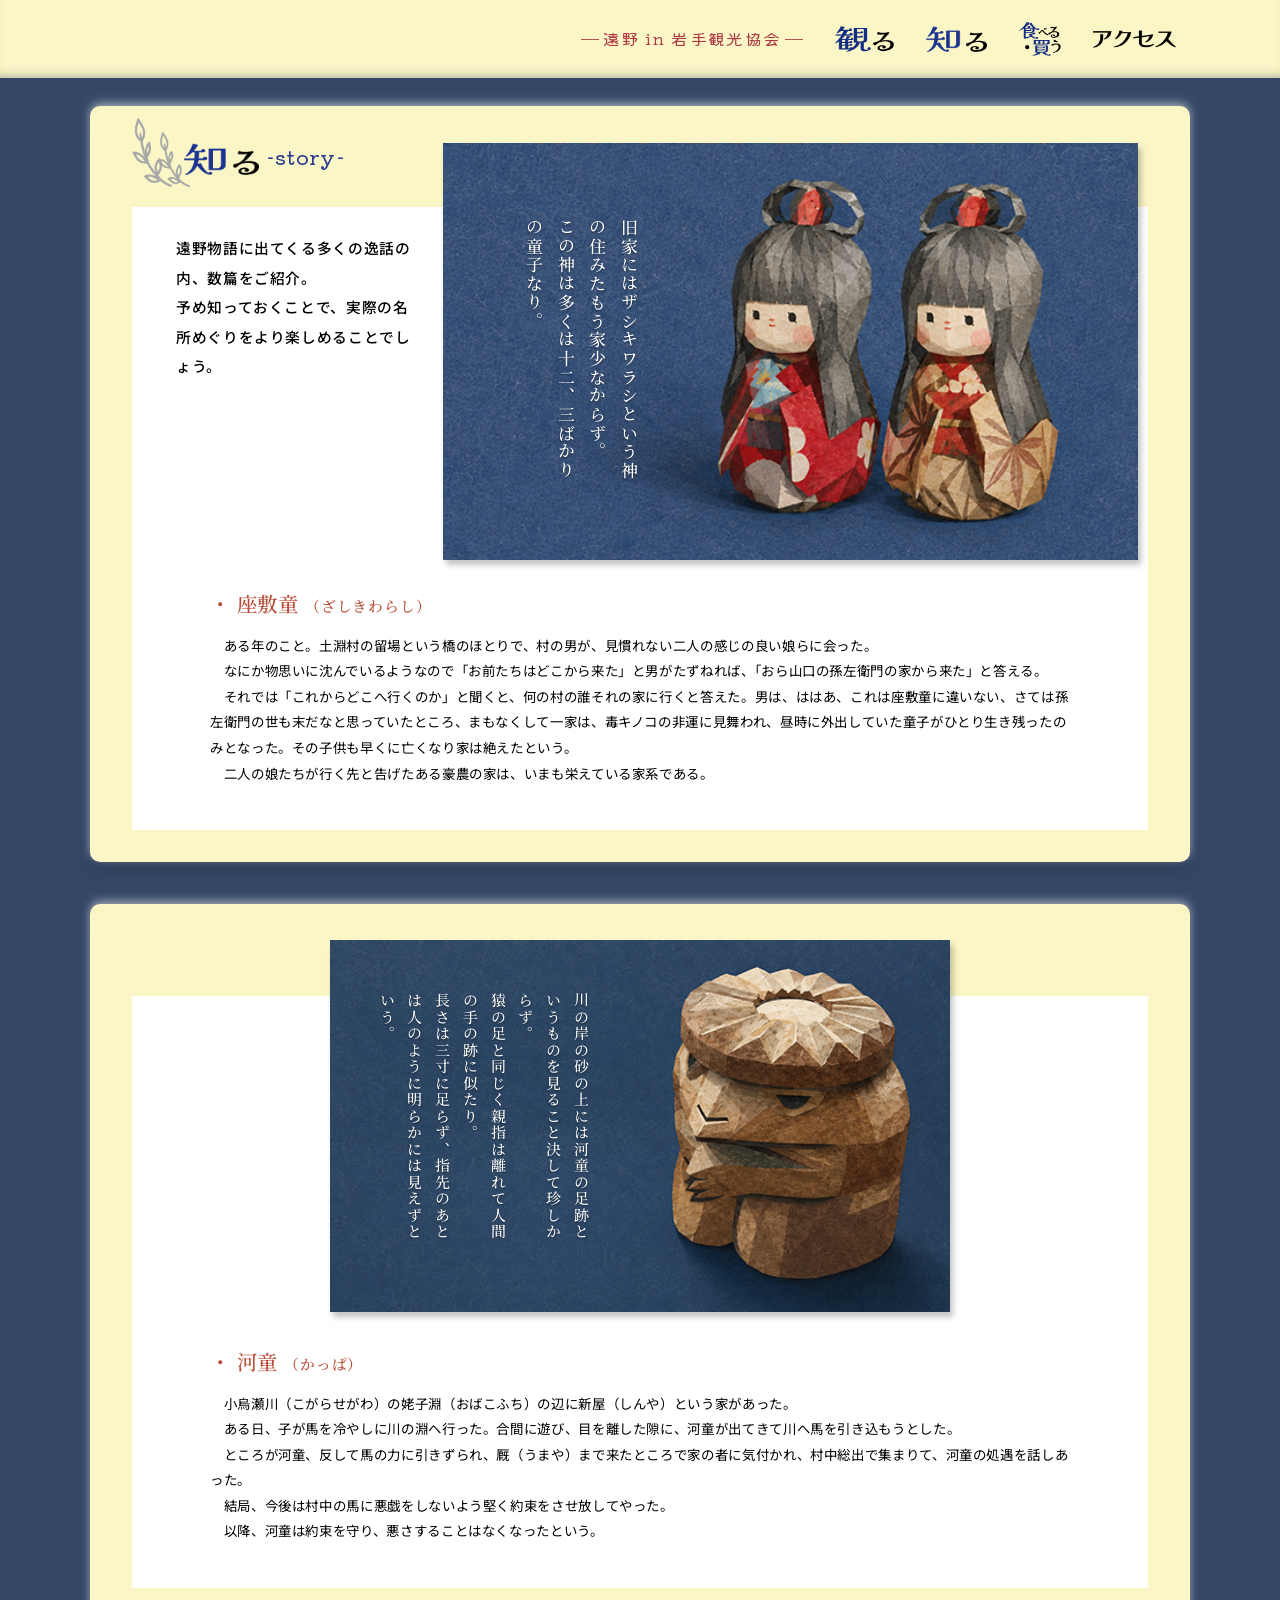
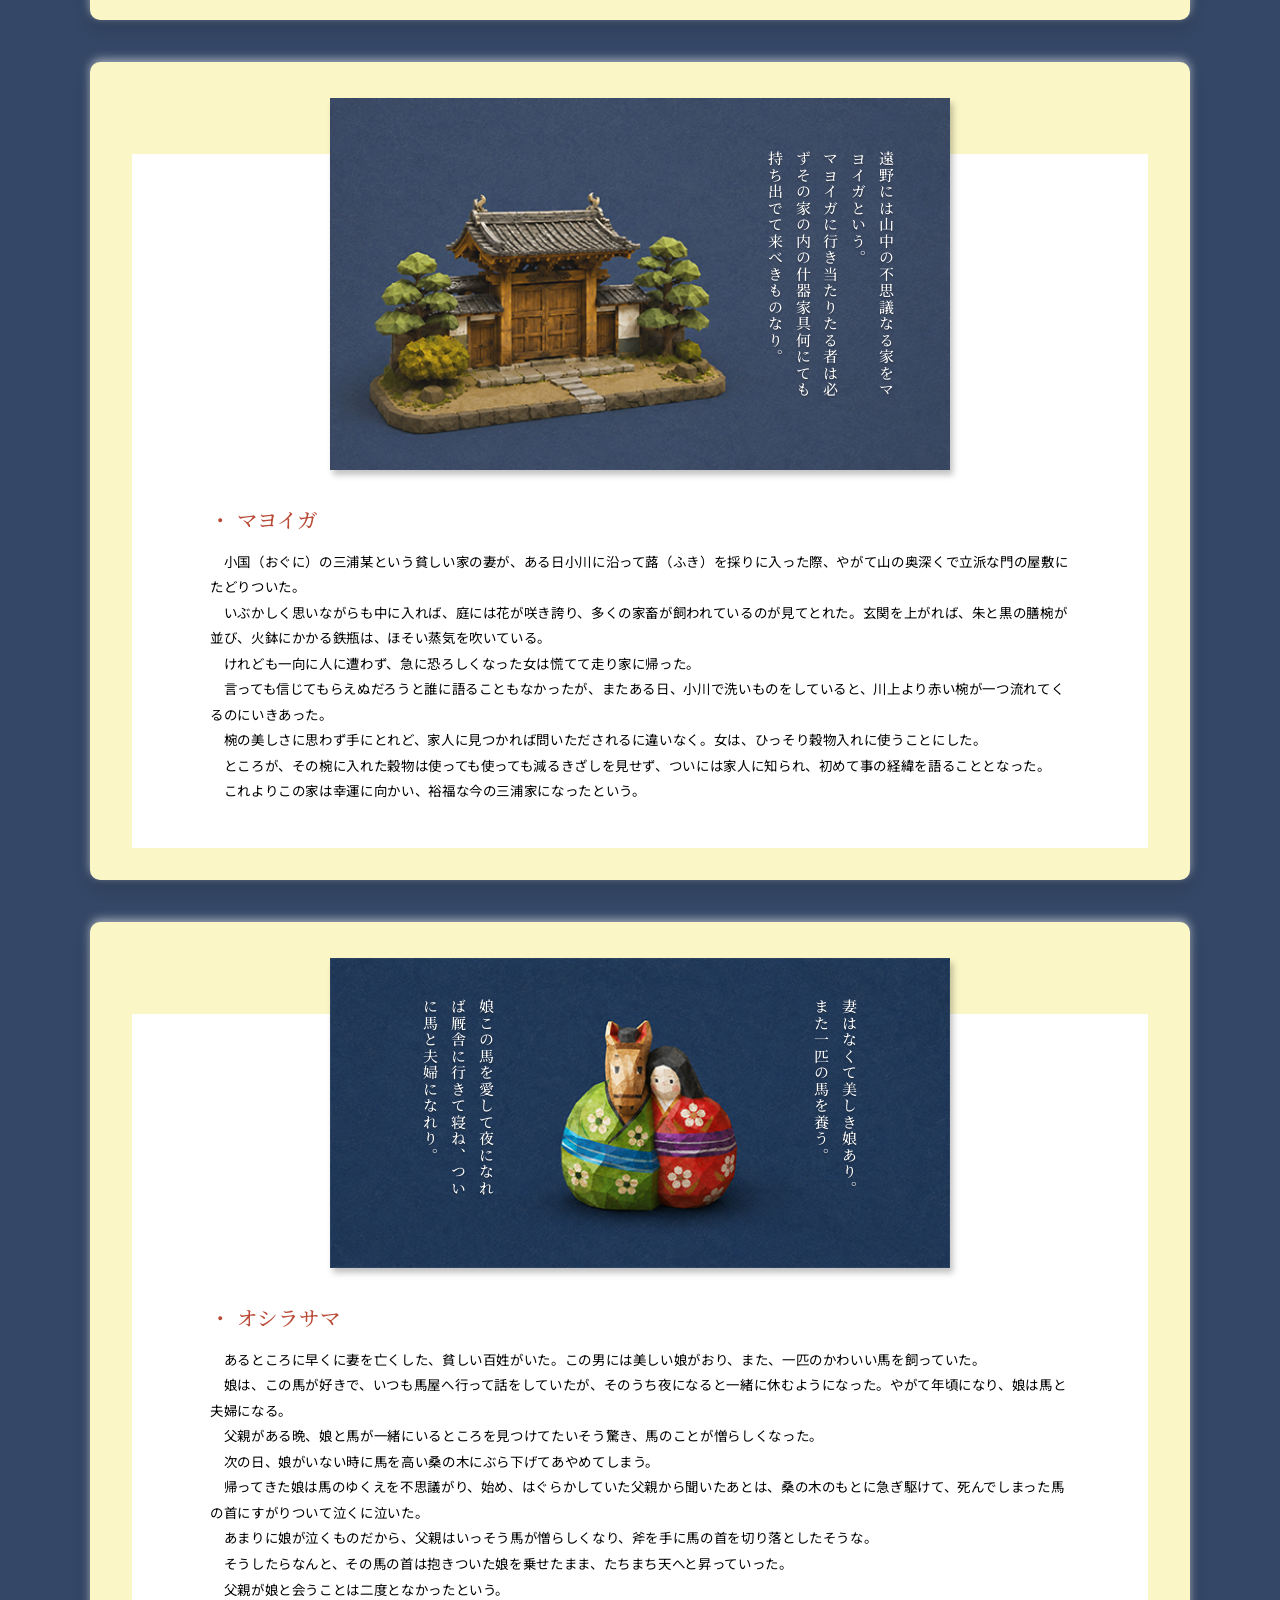
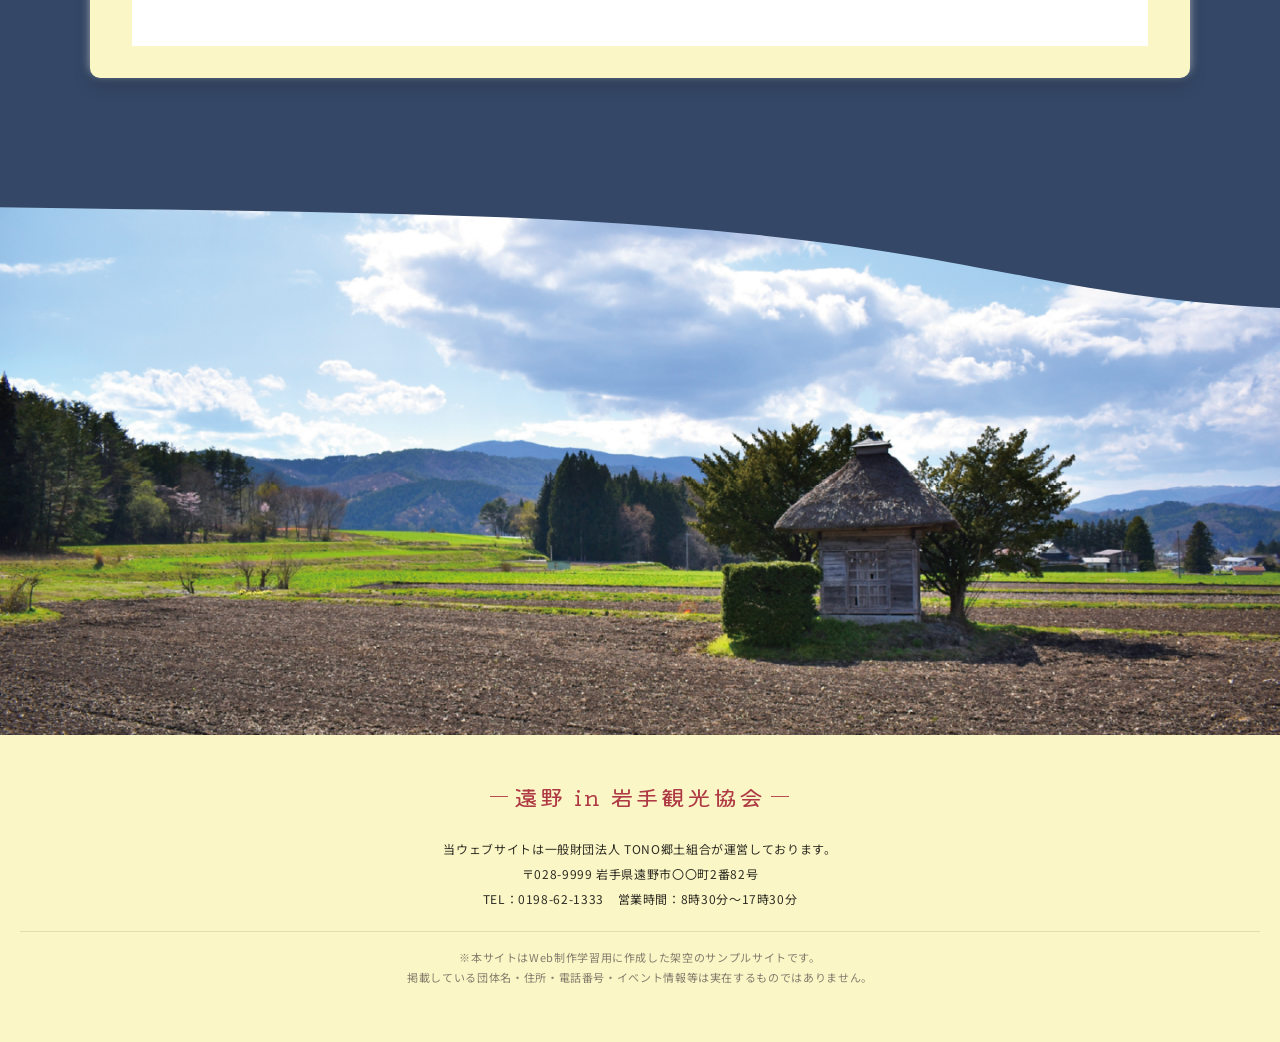
<file: story.html>
<!DOCTYPE html>
<html lang="ja">

<head>
  <meta charset="UTF-8" />
  <meta name="viewport" content="width=device-width, initial-scale=1.0" />

  <title>遠野物語を知る｜遠野 in 岩手観光協会</title>

  <meta name="robots" content="noindex, nofollow">

  <meta
    name="description"
    content="遠野に伝わる座敷童、河童、マヨイガ、オシラサマの物語をご紹介します。"
  />

  <link rel="icon" href="./favicon.ico" />

  <link rel="preconnect" href="https://fonts.googleapis.com" />
  <link rel="preconnect" href="https://fonts.gstatic.com" crossorigin />

  <link
    href="https://fonts.googleapis.com/css2?family=Noto+Sans+JP:wght@300;400;500;600;700&family=Noto+Serif+JP:wght@300;400;500;600;700&display=swap"
    rel="stylesheet"
  />

  <link
    href="https://fonts.googleapis.com/css2?family=Kaisei+Tokumin:wght@400;500;700&display=swap"
    rel="stylesheet"
  />

  <link
    href="https://fonts.googleapis.com/css2?family=Kiwi+Maru:wght@300;400;500&display=swap"
    rel="stylesheet"
  />

  <link rel="stylesheet" href="./css/swiper-bundle.min.css" />
  <link rel="stylesheet" href="./css/style.css" />

  <script src="./js/swiper-bundle.min.js" defer></script>
  <script src="./js/main.js" defer></script>
</head>

<body>

  <header class="l-header">
    <div class="l-header__inner">

      <a class="l-header__site-name" href="./index.html">
        遠野 in 岩手観光協会
      </a>

      <nav class="l-header__nav" aria-label="メインナビゲーション">
        <ul class="l-header__nav-list">

          <li class="l-header__nav-item">
            <a href="./index.html#spot">
              <img src="./img/menu_spot.webp" alt="観る" />
            </a>
          </li>

          <li class="l-header__nav-item">
            <a href="./story.html" aria-current="page">
              <img src="./img/menu_story.webp" alt="知る" />
            </a>
          </li>

          <li class="l-header__nav-item l-header__nav-item--eat">
            <a href="./food.html">
              <img src="./img/menu_eat.webp" alt="食べる・買う" />
            </a>
          </li>

          <li class="l-header__nav-item l-header__nav-item--access">
            <a href="./access.html">
              <img src="./img/menu_access.webp" alt="アクセス" />
            </a>
          </li>

        </ul>
      </nav>

      <button
        class="l-header__menu-button"
        type="button"
        aria-label="メニューを開く"
        aria-controls="global-menu"
        aria-expanded="false"
      >
        <span></span>
        <span></span>
        <span></span>
      </button>

    </div>

    <nav id="global-menu" class="l-header__drawer" aria-label="スマートフォン用メニュー">
  <ul class="l-header__drawer-list">
    <li>
      <a href="./index.html#spot">観る</a>
    </li>

    <li>
      <a href="./story.html">知る</a>
    </li>

    <li>
      <a href="./food.html">食べる・買う</a>
    </li>

    <li>
      <a href="./access.html">アクセス</a>
    </li>
  </ul>
</nav>
  </header>

  <main class="p-story">

    <div class="p-story__inner">

      <div class="p-story__list">

        <!-- 座敷童 -->
        <article class="p-story__item p-story__item--warashi">

          <header class="p-story__header">

            <h1 class="p-story__title">

              <img
                class="p-story__title-decoration"
                src="./img/midasi_leef.webp"
                alt=""
                width="88"
                height="105"
              />

              <img
                class="p-story__title-logo"
                src="./img/menu_story.webp"
                alt="知る"
              />

              <span class="p-story__title-sub">
                -story-
              </span>

            </h1>

          </header>

          <div class="p-story__card p-story__card--warashi">

            <div class="p-story__lead">
              遠野物語に出てくる多くの逸話の内、数篇をご紹介。<br>
              予め知っておくことで、実際の名所めぐりをより楽しめることでしょう。
            </div>

            <figure class="p-story__figure">

              <img
                class="p-story__image"
                src="./img/story_warasi.png"
                alt="座敷童を表現した人形"
              />

              <p class="p-story__quote p-story__quote--warashi">
                旧家にはザシキワラシという神の住みたもう家少なからず。<br>
                この神は多くは十二、三ばかりの童子なり。
              </p>

            </figure>

            <div class="p-story__body">

              <h2 class="p-story__name">
                座敷童
                <span class="p-story__reading">
                  （ざしきわらし）
                </span>
              </h2>

              <p class="p-story__text">
                　ある年のこと。土淵村の留場という橋のほとりで、村の男が、見慣れない二人の感じの良い娘らに会った。<br>
                　なにか物思いに沈んでいるようなので「お前たちはどこから来た」と男がたずねれば、「おら山口の孫左衛門の家から来た」と答える。<br>
                　それでは「これからどこへ行くのか」と聞くと、何の村の誰それの家に行くと答えた。男は、ははあ、これは座敷童に違いない、さては孫左衛門の世も末だなと思っていたところ、まもなくして一家は、毒キノコの非運に見舞われ、昼時に外出していた童子がひとり生き残ったのみとなった。その子供も早くに亡くなり家は絶えたという。<br>
                　二人の娘たちが行く先と告げたある豪農の家は、いまも栄えている家系である。
              </p>

            </div>

          </div>

        </article>

        <!-- 河童 -->
        <article class="p-story__item p-story__item--kappa">

          <div class="p-story__card">

            <figure class="p-story__figure">

              <img
                class="p-story__image"
                src="./img/story_kappa.png"
                alt="河童を表現した木彫りの人形"
              />

              <p class="p-story__quote p-story__quote--kappa">
                川の岸の砂の上には河童の足跡というものを見ること決して珍しからず。<br>
                猿の足と同じく親指は離れて人間の手の跡に似たり。<br>
                長さは三寸に足らず、指先のあとは人のように明らかには見えずという。
              </p>

            </figure>

            <div class="p-story__body">

              <h2 class="p-story__name">
                河童
                <span class="p-story__reading">
                  （かっぱ）
                </span>
              </h2>

              <p class="p-story__text">
                　小烏瀬川（こがらせがわ）の姥子淵（おばこふち）の辺に新屋（しんや）という家があった。<br>
                　ある日、子が馬を冷やしに川の淵へ行った。合間に遊び、目を離した隙に、河童が出てきて川へ馬を引き込もうとした。<br>
                　ところが河童、反して馬の力に引きずられ、厩（うまや）まで来たところで家の者に気付かれ、村中総出で集まりて、河童の処遇を話しあった。<br>
                　結局、今後は村中の馬に悪戯をしないよう堅く約束をさせ放してやった。<br>
                　以降、河童は約束を守り、悪さすることはなくなったという。
              </p>

            </div>

          </div>

        </article>

        <!-- マヨイガ -->
        <article class="p-story__item p-story__item--mayoiga">

          <div class="p-story__card">

            <figure class="p-story__figure">

              <img
                class="p-story__image"
                src="./img/story_mayoiga.png"
                alt="マヨイガを表現した屋敷の模型"
              />

              <p class="p-story__quote p-story__quote--mayoiga">
                遠野には山中の不思議なる家をマヨイガという。<br>
                マヨイガに行き当たりたる者は必ずその家の内の什器家具何にても持ち出でて来べきものなり。
              </p>

            </figure>

            <div class="p-story__body">

              <h2 class="p-story__name">
                マヨイガ
              </h2>

              <p class="p-story__text">
                　小国（おぐに）の三浦某という貧しい家の妻が、ある日小川に沿って蕗（ふき）を採りに入った際、やがて山の奥深くで立派な門の屋敷にたどりついた。<br>
                　いぶかしく思いながらも中に入れば、庭には花が咲き誇り、多くの家畜が飼われているのが見てとれた。玄関を上がれば、朱と黒の膳椀が並び、火鉢にかかる鉄瓶は、ほそい蒸気を吹いている。<br>
                　けれども一向に人に遭わず、急に恐ろしくなった女は慌てて走り家に帰った。<br>
                　言っても信じてもらえぬだろうと誰に語ることもなかったが、またある日、小川で洗いものをしていると、川上より赤い椀が一つ流れてくるのにいきあった。<br>
                　椀の美しさに思わず手にとれど、家人に見つかれば問いただされるに違いなく。女は、ひっそり穀物入れに使うことにした。<br>
                　ところが、その椀に入れた穀物は使っても使っても減るきざしを見せず、ついには家人に知られ、初めて事の経緯を語ることとなった。<br>
                　これよりこの家は幸運に向かい、裕福な今の三浦家になったという。
              </p>

            </div>

          </div>

        </article>

        <!-- オシラサマ -->
        <article class="p-story__item p-story__item--osirasama">

          <div class="p-story__card">

            <figure class="p-story__figure">

              <img
                class="p-story__image"
                src="./img/story_osirasama.png"
                alt="馬と娘を表現したオシラサマの人形"
              />

              <p class="p-story__quote p-story__quote--osirasama-left">
                娘この馬を愛して夜になれば厩舎に行きて寝ね、ついに馬と夫婦になれり。
              </p>

              <p class="p-story__quote p-story__quote--osirasama-right">
                妻はなくて美しき娘あり。<br>
                また一匹の馬を養う。
              </p>

            </figure>

            <div class="p-story__body">

              <h2 class="p-story__name">
                オシラサマ
              </h2>

              <p class="p-story__text">
                　あるところに早くに妻を亡くした、貧しい百姓がいた。この男には美しい娘がおり、また、一匹のかわいい馬を飼っていた。<br>
                　娘は、この馬が好きで、いつも馬屋へ行って話をしていたが、そのうち夜になると一緒に休むようになった。やがて年頃になり、娘は馬と夫婦になる。<br>
                　父親がある晩、娘と馬が一緒にいるところを見つけてたいそう驚き、馬のことが憎らしくなった。<br>
                　次の日、娘がいない時に馬を高い桑の木にぶら下げてあやめてしまう。<br>
                　帰ってきた娘は馬のゆくえを不思議がり、始め、はぐらかしていた父親から聞いたあとは、桑の木のもとに急ぎ駆けて、死んでしまった馬の首にすがりついて泣くに泣いた。<br>
                　あまりに娘が泣くものだから、父親はいっそう馬が憎らしくなり、斧を手に馬の首を切り落としたそうな。<br>
                　そうしたらなんと、その馬の首は抱きついた娘を乗せたまま、たちまち天へと昇っていった。<br>
                　父親が娘と会うことは二度となかったという。
              </p>

            </div>

          </div>

        </article>

      </div>

    </div>

  </main>

  <footer class="l-footer">

    <div class="l-footer__visual">

      <img
        class="l-footer__image"
        src="./img/footer_img.webp"
        alt="遠野の田園風景"
      />

      <img
        class="l-footer__wave"
        src="./img/mv_wave.svg"
        alt=""
        aria-hidden="true"
      />

    </div>

    <div class="l-footer__body">

      <p class="l-footer__organization">
        遠野 in 岩手観光協会
      </p>

      <div class="l-footer__information">

        <p>
          当ウェブサイトは一般財団法人 TONO郷土組合が運営しております。
        </p>

        <p>
          〒028-9999 岩手県遠野市〇〇町2番82号
        </p>

        <p>
          TEL：0198-62-1333

          <span class="l-footer__hours">
            営業時間：8時30分～17時30分
          </span>
        </p>
<p class="l-footer__notice">
  ※本サイトはWeb制作学習用に作成した架空のサンプルサイトです。<br>
  掲載している団体名・住所・電話番号・イベント情報等は実在するものではありません。
</p>
      </div>

    </div>

  </footer>

</body>

</html>
</file>
<file: css/style.css>
@charset "UTF-8";
*,
*::before,
*::after {
  box-sizing: border-box;
}

html {
  margin: 0;
  padding: 0;
  font-size: 62.5%;
  scroll-behavior: smooth;
}

body,
h1,
h2,
h3,
h4,
p,
figure,
blockquote,
dl,
dd,
ul,
ol {
  margin: 0;
}

ul,
ol {
  padding: 0;
  list-style: none;
}

body {
  min-height: 100vh;
}

img,
picture,
svg,
video {
  display: block;
  max-width: 100%;
}

img {
  height: auto;
}

button,
input,
textarea,
select {
  font: inherit;
}

button {
  padding: 0;
  border: 0;
  background: none;
  cursor: pointer;
}

a {
  color: inherit;
  text-decoration: none;
}

html {
  font-size: 62.5%;
  scroll-behavior: smooth;
}

body {
  min-width: 320px;
  overflow-x: hidden;
  background-color: #fff;
  color: #222;
  font-family: "Noto Sans JP", "Hiragino Kaku Gothic ProN", "Hiragino Sans", "Yu Gothic", "Meiryo", sans-serif;
  font-size: 1.6rem;
  font-weight: 400;
  line-height: 1.8;
  letter-spacing: 0.04em;
  -webkit-text-size-adjust: 100%;
}

main {
  display: block;
}

a {
  color: inherit;
  text-decoration: none;
  transition: opacity 0.3s ease, color 0.3s ease, background-color 0.3s ease;
}

a:hover {
  opacity: 0.75;
}

button {
  color: inherit;
  font: inherit;
}

img {
  display: block;
  width: 100%;
  height: auto;
}

ul,
ol {
  list-style: none;
}

address {
  font-style: normal;
}

.l-container {
  width: 100%;
  max-width: 1200px;
  margin-inline: auto;
  padding-inline: 20px;
}
@media screen and (min-width: 768px) {
  .l-container {
    padding-inline: 32px;
  }
}

.l-header {
  position: relative;
  z-index: 20;
  width: 100%;
  background-color: #fbf6c6;
  box-shadow: inset 0 -10px 14px -12px rgba(52, 71, 102, 0.65);
}

.l-header__shadow {
  position: relative;
  z-index: 35;
  width: 100%;
  height: 0;
  pointer-events: none;
}

.l-header__shadow::after {
  content: "";
  position: absolute;
  top: 0;
  right: 0;
  left: 0;
  height: 12px;
  background: linear-gradient(to bottom, rgba(52, 71, 102, 0.38) 0%, rgba(52, 71, 102, 0.16) 45%, rgba(52, 71, 102, 0) 100%);
}

/*
.l-header:has(.l-header__drawer.is-open) + .l-header__shadow {
  display: none;
}
*/
.l-header__inner {
  display: flex;
  align-items: center;
  justify-content: flex-start;
  width: min(100%, 1200px);
  min-height: 64px;
  margin-inline: auto;
  padding-inline: 20px;
}

.l-header__logo {
  display: block;
  flex-shrink: 0;
  color: #cc2929;
  font-family: "Noto Serif JP", "Yu Mincho", "Hiragino Mincho ProN", serif;
  font-size: 1.1rem;
  font-weight: 600;
  line-height: 1.4;
  letter-spacing: 0.08em;
  white-space: nowrap;
}

.l-header__site-name {
  display: flex;
  align-items: center;
  gap: 4px;
  margin-right: 12px;
  margin-left: auto;
  color: #ae3944;
  font-family: "Kiwi Maru", serif;
  font-size: 1.5rem;
  font-weight: 400;
  letter-spacing: 0.08em;
  white-space: nowrap;
  transform: scaleY(0.88);
  transform-origin: center;
}

.l-header__site-name::before,
.l-header__site-name::after {
  content: "";
  display: block;
  width: 18px;
  height: 1.4px;
  background-color: currentColor;
}

.l-header__nav {
  display: none;
}

.l-header__menu-button {
  display: flex;
  width: 42px;
  height: 42px;
  flex-direction: column;
  align-items: center;
  justify-content: center;
  flex-shrink: 0;
  padding: 8px;
  border: 0;
  background-color: transparent;
  cursor: pointer;
}

.l-header__menu-button span {
  display: block;
  width: 26px;
  height: 2px;
  margin-block: 3px;
  background-color: #061d8b;
  transition: transform 0.3s ease, opacity 0.3s ease;
}

.l-header__menu-button.is-open span:nth-child(1) {
  transform: translateY(8px) rotate(45deg);
}

.l-header__menu-button.is-open span:nth-child(2) {
  opacity: 0;
}

.l-header__menu-button.is-open span:nth-child(3) {
  transform: translateY(-8px) rotate(-45deg);
}

.l-header__drawer {
  display: grid;
  grid-template-rows: 0fr;
  overflow: hidden;
  background-color: #fbf6c6;
  transition: grid-template-rows 0.3s ease;
}

.l-header__drawer.is-open {
  grid-template-rows: 1fr;
}

.l-header__drawer-list {
  min-height: 0;
  margin: 0;
  padding: 0 20px 18px;
  overflow: hidden;
  list-style: none;
}

.l-header__drawer-list li {
  border-bottom: 1px solid rgba(6, 29, 139, 0.18);
}

.l-header__drawer-list a {
  position: relative;
  display: flex;
  min-height: 58px;
  align-items: center;
  padding: 12px 34px 12px 8px;
  color: #061d8b;
  font-family: "Noto Sans JP", sans-serif;
  font-size: 1.5rem;
  font-weight: 500;
  line-height: 1.4;
  letter-spacing: 0.12em;
  text-decoration: none;
}

.l-header__drawer-list a::after {
  content: "";
  position: absolute;
  top: 50%;
  right: 10px;
  width: 8px;
  height: 8px;
  border-top: 1px solid currentColor;
  border-right: 1px solid currentColor;
  transform: translateY(-50%) rotate(45deg);
}

@media screen and (min-width: 768px) {
  .l-header__shadow {
    display: none;
  }
  .l-header__inner {
    min-height: 78px;
    justify-content: flex-end;
    gap: 32px;
    padding-inline: clamp(32px, 5vw, 72px);
  }
  .l-header__site-name {
    display: flex;
    align-items: center;
    gap: 4px;
    flex-shrink: 0;
    margin: 0;
    color: #ae3944;
    font-family: "Kiwi Maru", serif;
    font-size: 1.7rem;
    font-weight: 400;
    letter-spacing: 0.08em;
    white-space: nowrap;
    transform: scaleY(0.88);
    transform-origin: center;
  }
  .l-header__site-name::before,
  .l-header__site-name::after {
    content: "";
    display: block;
    width: 18px;
    height: 1.4px;
    background-color: currentColor;
  }
  .l-header__logo {
    font-size: clamp(1rem, 1vw, 1.3rem);
  }
  .l-header__nav {
    display: block;
    margin: 0;
  }
  .l-header__nav-list {
    display: flex;
    align-items: center;
    gap: 32px;
  }
  .l-header__nav-item {
    display: flex;
    align-items: center;
  }
  .l-header__nav-item a {
    display: flex;
    min-height: 78px;
    align-items: center;
    justify-content: center;
    transition: opacity 0.25s ease, transform 0.25s ease;
  }
  .l-header__nav-item a:hover {
    opacity: 0.92;
    transform: translateY(-2px);
  }
  .l-header__nav-item img {
    width: auto;
    max-width: none;
    height: clamp(26px, 2vw, 30px);
    -o-object-fit: contain;
       object-fit: contain;
  }
  .l-header__nav-item--eat img {
    height: clamp(34px, 2.5vw, 38px);
  }
  .l-header__nav-item--access img {
    height: clamp(18px, 1.3vw, 22px);
  }
  .l-header__menu-button,
  .l-header__drawer {
    display: none;
  }
}
.l-footer {
  margin-top: 0;
  background-color: #fbf6c6;
}

.l-footer__visual {
  position: relative;
  overflow: hidden;
}

.l-footer__image {
  display: block;
  width: 100%;
  height: auto;
  transform: translateY(-100px);
}

.l-footer__wave {
  position: absolute;
  top: 80px;
  left: 0;
  width: 100%;
  height: auto;
  transform: rotate(180deg);
  transform-origin: top center;
  z-index: 2;
  pointer-events: none;
}

.l-footer__body {
  margin-top: -100px;
  padding: 34px 20px 42px;
  text-align: center;
}

.l-footer__organization {
  display: inline-flex;
  align-items: center;
  gap: 6px;
  margin: 0 0 18px;
  color: #ae3944;
  font-family: "Kiwi Maru", serif;
  font-size: 2rem;
  font-weight: 400;
  letter-spacing: 0.08em;
  line-height: 1.4;
  transform: scaleY(0.88);
  transform-origin: center;
}

.l-footer__organization::before,
.l-footer__organization::after {
  content: "";
  display: block;
  width: 18px;
  height: 1.4px;
  background-color: currentColor;
}

.l-footer__information {
  color: #000;
  font-size: 1.2rem;
  font-weight: 400;
  opacity: 0.82;
  line-height: 2;
}

.l-footer__hours {
  display: inline-block;
  margin-left: 10px;
}

.l-footer__notice {
  margin-top: 20px;
  padding-top: 16px;
  border-top: 1px solid rgba(0, 0, 0, 0.12);
  color: #6b625a;
  font-size: 1.1rem;
  line-height: 1.8;
  text-align: center;
}

@media screen and (min-width: 768px) {
  .l-footer__wave {
    top: 140px;
  }
  .l-footer__body {
    margin-top: -100px;
    padding: 42px 20px 54px;
  }
  .l-footer__organization {
    margin-bottom: 22px;
    font-size: 2.4rem;
  }
  .l-footer__information {
    font-size: 1.2rem;
    line-height: 2.1;
  }
}
.c-button {
  display: inline-flex;
  align-items: center;
  justify-content: center;
  min-width: 200px;
  min-height: 52px;
  padding: 12px 24px;
  border: 1px solid #344766;
  border-radius: 999px;
  background-color: #344766;
  color: #fff;
  font-weight: 700;
  line-height: 1.4;
  transition: color 0.3s ease, background-color 0.3s ease, opacity 0.3s ease;
}

.c-button:hover {
  background-color: #fff;
  color: #344766;
  opacity: 1;
}

.c-card {
  overflow: hidden;
  border-radius: 12px;
  background-color: #fff;
  box-shadow: 0 4px 20px rgba(0, 0, 0, 0.08);
}

.c-card__image {
  aspect-ratio: 4/3;
  overflow: hidden;
}

.c-card__image img {
  width: 100%;
  height: 100%;
  -o-object-fit: cover;
     object-fit: cover;
}

.c-card__body {
  padding: 20px;
}

.c-card__title {
  font-size: 2rem;
  font-weight: 700;
  line-height: 1.5;
}

.c-card__text {
  margin-top: 12px;
}

.c-section-title {
  color: #344766;
  font-family: "Noto Serif JP", "Yu Mincho", "Hiragino Mincho ProN", serif;
  font-size: 2.8rem;
  font-weight: 700;
  line-height: 1.4;
  text-align: center;
}
@media screen and (min-width: 768px) {
  .c-section-title {
    font-size: 4rem;
  }
}

.p-top {
  width: 100%;
  background-color: #344766;
}

.p-top__contents {
  position: relative;
  z-index: 60;
  padding: 0 14px 60px;
  background-color: #344766;
}

.p-mv {
  position: relative;
  width: 100%;
  overflow: visible;
  background-color: #344766;
}

.p-mv__visual {
  position: relative;
  min-height: 520px;
}

.p-mv__background {
  position: absolute;
  inset: 0;
  z-index: 1;
  width: 100%;
  height: 100%;
  -o-object-fit: cover;
     object-fit: cover;
  -o-object-position: 58% center;
     object-position: 58% center;
}

.p-mv__map {
  position: absolute;
  top: 10px;
  bottom: 150px;
  left: 0;
  z-index: 30;
}

@media screen and (max-width: 390px) {
  .p-mv__map {
    left: -30px;
  }
}
.p-mv__map img {
  display: block;
  width: auto;
  height: 100%;
  max-width: none;
  transform: scale(1.1);
  transform-origin: left top;
  filter: drop-shadow(0 4px 5px rgba(0, 0, 0, 0.28));
}

.p-mv__body {
  position: absolute;
  top: 44px;
  right: 20px;
  z-index: 70;
}

.p-mv__lead {
  display: none;
}

.p-mv__title {
  width: clamp(240px, 25vw, 340px);
}

.p-mv__title img {
  width: 100%;
  height: auto;
  filter: drop-shadow(3px 4px 3px rgba(0, 0, 0, 0.42));
}

.p-mv__stamp {
  position: absolute;
  right: -35px;
  bottom: 48px;
  z-index: 50;
  width: clamp(130px, 34vw, 190px);
}

.p-mv__stamp img {
  width: 100%;
  height: auto;
  filter: drop-shadow(0 3px 4px rgba(0, 0, 0, 0.26));
  transform: rotate(-7deg);
}

.p-mv__curve {
  position: absolute;
  right: 0;
  bottom: 0;
  left: 0;
  z-index: 40;
  width: 100%;
  height: 180px;
  overflow: hidden;
  pointer-events: none;
}

.p-mv__curve img {
  display: block;
  width: 100%;
  height: 100%;
  -o-object-fit: fill;
     object-fit: fill;
}

.p-about {
  position: relative;
  z-index: 5;
  max-width: 1100px;
  margin-inline: auto;
  margin-top: -22px;
  padding: 24px 16px;
  border-radius: 12px;
  background-color: #fbf6c6;
  box-shadow: 0 -2px 6px rgba(255, 255, 255, 0.55), 0 5px 12px rgba(0, 0, 0, 0.12);
}

.p-about__inner {
  max-width: 920px;
  margin-inline: auto;
}

.p-about__title {
  display: flex;
  align-items: center;
  justify-content: center;
  gap: 8px;
  margin: 0 0 24px;
  color: #061d8b;
  font-family: "Noto Serif JP", "Yu Mincho", "Hiragino Mincho ProN", serif;
  font-size: clamp(1.8rem, 5vw, 2.5rem);
  font-weight: 500;
  line-height: 1.4;
  letter-spacing: 0.06em;
  text-align: center;
}

.p-about__title span {
  flex-shrink: 0;
  display: inline-block;
  font-family: "Kiwi Maru", serif;
  font-weight: 400;
  letter-spacing: 0.06em;
  transform: scaleY(0.88);
  transform-origin: center;
}

.p-about__title-decoration {
  width: min(27%, 170px);
  height: auto;
  -o-object-fit: contain;
     object-fit: contain;
}

.p-about__body {
  padding: 20px;
  background-color: #fff;
  font-family: "Noto Sans JP", sans-serif;
  font-weight: 400;
  font-size: 1.4rem;
  line-height: 2;
}

.p-about__body p {
  margin: 0;
}

.p-about__body p + p {
  margin-top: 2px;
}

.p-about__accent {
  color: #cc2929;
}

@media screen and (min-width: 768px) {
  .p-top__contents {
    padding: 0 clamp(34px, 4vw, 54px) 90px;
  }
  .p-mv__visual {
    min-height: clamp(550px, 56vw, 670px);
  }
  .p-mv__background {
    -o-object-position: center 52%;
       object-position: center 52%;
  }
  .p-mv__map {
    top: -28px;
    bottom: clamp(180px, 15vw, 230px);
    left: clamp(0px, 1.5vw, 24px);
    width: auto;
  }
  .p-mv__map img {
    transform: scale(1.22);
    transform-origin: left top;
  }
  .p-mv__body {
    top: 42px;
    right: clamp(58px, 8vw, 120px);
    display: flex;
    align-items: flex-start;
    gap: clamp(24px, 3.5vw, 54px);
  }
  .p-mv__lead {
    display: block;
    margin: clamp(120px, 14vw, 170px) 0 0;
    color: #fff;
    font-family: "Kaisei Tokumin", serif;
    font-size: clamp(1.3rem, 1.3vw, 1.9rem);
    font-weight: 400;
    line-height: 2.5;
    letter-spacing: 0.16em;
    text-shadow: 0 2px 4px rgba(0, 0, 0, 0.55);
    writing-mode: vertical-rl;
    position: relative;
    top: -20px;
  }
  .p-mv__title {
    width: clamp(240px, 25vw, 340px);
    position: relative;
    z-index: 20;
  }
  .p-mv__title img {
    filter: drop-shadow(4px 5px 4px rgba(0, 0, 0, 0.44));
  }
  .p-mv__stamp {
    right: clamp(-40px, -2vw, -20px);
    bottom: 36px;
    width: clamp(170px, 18vw, 230px);
  }
  .p-mv__curve {
    height: clamp(260px, 20vw, 330px);
  }
  .p-about {
    margin-top: -38px;
    padding: 36px 40px 42px;
    border-radius: 8px;
    box-shadow: 0 -3px 10px rgba(255, 255, 255, 0.65), 0 8px 18px rgba(0, 0, 0, 0.15);
  }
  .p-about__title {
    gap: clamp(14px, 2vw, 28px);
    margin-bottom: 30px;
    font-size: clamp(2.2rem, 2.4vw, 3rem);
  }
  .p-about__title-decoration {
    width: min(28%, 220px);
  }
  .p-about__body {
    padding: 28px 42px;
    font-size: clamp(1.4rem, 1.3vw, 1.7rem);
    font-weight: 400;
    line-height: 2;
  }
}
.p-event {
  position: relative;
  left: 50%;
  width: 100vw;
  margin-top: 38px;
  margin-left: -50vw;
  background-color: #fff;
}

.p-event__inner {
  width: 100%;
  padding: 32px 0 36px;
}

.p-event__title {
  display: flex;
  align-items: center;
  justify-content: center;
  gap: clamp(12px, 3vw, 28px);
  margin: 0;
  padding: 0 20px 26px;
  color: #c83e46;
}

.p-event__title-text {
  display: inline-block;
  flex-shrink: 0;
  font-family: "Kiwi Maru", serif;
  font-size: clamp(1.9rem, 6vw, 2.7rem);
  font-weight: 400;
  line-height: 1;
  letter-spacing: 0.12em;
  white-space: nowrap;
  transform: scaleY(0.88);
  transform-origin: center;
}

.p-event__title-decoration {
  display: block;
  width: min(220px, 24%);
  height: auto;
  flex-shrink: 1;
}

.p-event__title-decoration--left,
.p-event__title-decoration--right {
  -o-object-fit: contain;
     object-fit: contain;
}

.p-event__slider-wrap {
  position: relative;
  width: 100%;
}

.p-event__slider-wrap::before {
  content: "";
  position: absolute;
  top: 0;
  left: 0;
  z-index: 0;
  width: 100%;
  height: 286px;
  background-color: #a9d8ef;
}

.p-event__slider {
  position: relative;
  z-index: 1;
  width: 100%;
  overflow: hidden;
  background-color: transparent;
}

.p-event__list {
  position: relative;
  z-index: 1;
}

.p-event__item {
  width: 324px;
  min-width: 324px;
  flex-shrink: 0;
}

.p-event__link {
  display: flex;
  flex-direction: column;
  height: 100%;
  color: inherit;
  text-decoration: none;
}

.p-event__image {
  box-sizing: border-box;
  display: flex;
  align-items: flex-start;
  justify-content: center;
  height: 286px;
  padding: 18px 12px;
}

.p-event__image img {
  display: block;
  width: 300px;
  max-width: none;
  height: 250px;
  flex-shrink: 0;
  -o-object-fit: cover;
     object-fit: cover;
  box-shadow: 0 4px 8px rgba(0, 0, 0, 0.18);
}

.p-event__body {
  flex-grow: 1;
  width: calc(100% - 28px);
  margin: 10px auto 0;
  padding: 14px 0 20px;
  background-color: #fff;
}

.p-event__date {
  display: block;
  margin-bottom: 8px;
  color: #273a62;
  font-size: 1.7rem;
  font-weight: 700;
  line-height: 1.4;
}

.p-event__text {
  margin: 0;
  color: #111;
  font-size: 1.35rem;
  font-weight: 500;
  line-height: 1.8;
}

.p-event__button {
  position: absolute;
  top: 143px;
  z-index: 5;
  width: 44px;
  height: 54px;
  padding: 0;
  border: 0;
  background-color: transparent;
  transform: translateY(-50%);
  cursor: pointer;
}

.p-event__button::before,
.p-event__button::after {
  content: "";
  position: absolute;
  top: 50%;
  width: 18px;
  height: 2px;
  background-color: #273a62;
}

.p-event__button--prev {
  left: 4px;
}

.p-event__button--next {
  right: 4px;
}

.p-event__button--prev::before,
.p-event__button--prev::after {
  left: 11px;
  transform-origin: left center;
}

.p-event__button--prev::before {
  transform: rotate(-40deg);
}

.p-event__button--prev::after {
  transform: rotate(40deg);
}

.p-event__button--next::before,
.p-event__button--next::after {
  right: 11px;
  transform-origin: right center;
}

.p-event__button--next::before {
  transform: rotate(40deg);
}

.p-event__button--next::after {
  transform: rotate(-40deg);
}

@media screen and (min-width: 1128px) {
  .p-event__slider {
    width: 1008px;
    margin-right: auto;
    margin-left: auto;
  }
  .p-event__button--prev {
    right: auto;
    left: calc(50% - 548px);
  }
  .p-event__button--next {
    right: calc(50% - 548px);
    left: auto;
  }
}
.p-spot {
  position: relative;
  z-index: 5;
  max-width: 1100px;
  margin-inline: auto;
  margin-top: 38px;
  padding: 24px 16px;
  border-radius: 12px;
  background-color: #fbf6c6;
  box-shadow: 0 -2px 6px rgba(255, 255, 255, 0.55), 0 5px 12px rgba(0, 0, 0, 0.12);
}

.p-spot__inner {
  padding: 0;
}

.p-spot__title {
  display: flex;
  align-items: center;
  min-height: 66px;
  margin: 0 0 14px;
}

.p-spot__title-decoration {
  display: block;
  width: 44px;
  height: auto;
  flex-shrink: 0;
  -o-object-fit: contain;
     object-fit: contain;
}

.p-spot__title-logo {
  display: block;
  width: 75px;
  height: auto;
  margin-left: -4px;
  margin-top: 12px;
  -o-object-fit: contain;
     object-fit: contain;
}

.p-spot__title-sub {
  margin-top: 8px;
  margin-left: 6px;
  color: #061d8b;
  font-family: "Kiwi Maru", serif;
  font-size: 0.75em;
  font-weight: 400;
  opacity: 0.75;
  line-height: 1;
}

.p-spot__list {
  display: grid;
  gap: 20px;
}

.p-spot__item {
  display: flex;
  flex-direction: column;
  margin: 0;
  padding: 14px;
  background-color: #fff;
}

.p-spot__body {
  display: flex;
  flex-direction: column;
  order: 2;
  padding: 16px 4px 2px;
}

.p-spot__text {
  margin: 0;
  color: #000;
  font-family: "Noto Sans JP", sans-serif;
  font-size: 1.3rem;
  font-weight: 400;
  line-height: 1.85;
}

.p-spot__address {
  margin: 18px 0 0;
  color: #273a62;
  font-family: "Noto Sans JP", sans-serif;
  font-size: 1.2rem;
  font-weight: 500;
  line-height: 1.7;
}

.p-spot__figure {
  order: 1;
  width: 100%;
  margin: 0;
}

.p-spot__image {
  display: block;
  width: 100%;
  height: auto;
  aspect-ratio: 3/2;
  -o-object-fit: cover;
     object-fit: cover;
  box-shadow: 3px 4px 6px rgba(0, 0, 0, 0.28);
}

.p-spot__name {
  margin-top: 8px;
  color: #b94b36;
  font-family: "Noto Sans JP", sans-serif;
  font-size: 1.6rem;
  font-weight: 500;
  line-height: 1.5;
}

@media screen and (min-width: 768px) {
  .p-spot {
    margin-top: 54px;
    padding: 36px 40px 42px;
    border-radius: 8px;
    box-shadow: 0 -3px 10px rgba(255, 255, 255, 0.65), 0 8px 18px rgba(0, 0, 0, 0.15);
  }
  .p-spot__inner {
    padding: 28px 46px 38px;
  }
  .p-spot__title {
    min-height: 76px;
    margin-bottom: 18px;
  }
  .p-spot__title-decoration {
    width: 58px;
  }
  .p-spot__title-logo {
    width: 75px;
    margin-left: -6px;
    margin-top: 12px;
  }
  .p-spot__title-sub {
    margin-top: 8px;
    margin-left: 8px;
    font-size: 0.9em;
  }
  .p-spot__list {
    gap: 48px;
  }
  .p-spot__item {
    display: grid;
    grid-template-columns: minmax(0, 1.35fr) minmax(240px, 1fr);
    align-items: center;
    -moz-column-gap: 34px;
         column-gap: 34px;
    min-height: 230px;
    padding: 0 24px;
  }
  .p-spot__body {
    order: initial;
    padding: 24px 10px;
    transform: translateY(-24px);
  }
  .p-spot__text {
    font-size: clamp(1.3rem, 1.15vw, 1.5rem);
    line-height: 1.8;
  }
  .p-spot__address {
    margin-top: 20px;
    font-size: clamp(1.2rem, 1vw, 1.4rem);
  }
  .p-spot__figure {
    order: initial;
    width: 100%;
    transform: translateY(-24px);
  }
  .p-spot__image {
    width: 106%;
    max-width: none;
    aspect-ratio: 3/2;
    margin-left: 0;
  }
  .p-spot__item:nth-child(odd) .p-spot__image {
    margin-left: -6%;
  }
  .p-spot__name {
    font-size: 1.7rem;
  }
  .p-spot__item:nth-child(even) {
    grid-template-columns: minmax(240px, 1fr) minmax(0, 1.35fr);
  }
  .p-spot__item:nth-child(even) .p-spot__figure {
    grid-column: 1;
    grid-row: 1;
  }
  .p-spot__item:nth-child(even) .p-spot__body {
    grid-column: 2;
    grid-row: 1;
  }
}
.p-story {
  width: 100%;
  padding: 24px 14px 64px;
  background-color: #344766;
}

.p-story__inner {
  width: 100%;
  max-width: 1100px;
  margin-inline: auto;
}

.p-story__list {
  display: grid;
  gap: 32px;
}

.p-story__item {
  position: relative;
  padding: 18px 16px 16px;
  border-radius: 12px;
  background-color: #fbf6c6;
  box-shadow: 0 -2px 6px rgba(255, 255, 255, 0.45), 0 5px 12px rgba(0, 0, 0, 0.12);
}

.p-story__header {
  margin-bottom: 24px;
}

.p-story__title {
  display: flex;
  align-items: center;
  min-height: 60px;
  margin: 0;
}

.p-story__title-decoration {
  display: block;
  width: 44px;
  height: auto;
  flex-shrink: 0;
  -o-object-fit: contain;
     object-fit: contain;
}

.p-story__title-logo {
  display: block;
  width: 75px;
  height: auto;
  margin-left: -4px;
  margin-top: 12px;
  -o-object-fit: contain;
     object-fit: contain;
}

.p-story__title-sub {
  margin-top: 7px;
  margin-left: 6px;
  color: #061d8b;
  font-family: "Kiwi Maru", serif;
  font-size: 1.7rem;
  font-weight: 500;
  line-height: 1;
  opacity: 0.85;
}

.p-story__card {
  position: relative;
  padding: 118px 18px 26px;
  background-color: #fff;
}

.p-story__figure {
  position: absolute;
  top: -30px;
  left: 50%;
  z-index: 2;
  width: calc(100% - 54px);
  margin: 0;
  transform: translateX(-50%);
}

.p-story__image {
  display: block;
  width: 100%;
  height: auto;
  -o-object-fit: contain;
     object-fit: contain;
  box-shadow: 3px 5px 6px rgba(0, 0, 0, 0.24);
}

.p-story__quote {
  position: absolute;
  z-index: 3;
  inline-size: 72%;
  block-size: auto;
  margin: 0;
  color: #fff;
  font-family: "Noto Serif JP", serif;
  font-size: 1.2rem;
  font-weight: 500;
  line-height: 1.75;
  letter-spacing: 0.08em;
  writing-mode: vertical-rl;
  text-orientation: upright;
  white-space: normal;
  overflow-wrap: normal;
  text-shadow: 0 1px 2px rgba(0, 0, 0, 0.45);
  pointer-events: none;
}

.p-story__quote--warashi {
  top: 16%;
  left: 10%;
}

.p-story__quote--kappa {
  top: 14%;
  left: 7%;
}

.p-story__quote--mayoiga {
  top: 14%;
  right: 7%;
}

.p-story__quote--osirasama-left {
  top: 13%;
  left: 7%;
}

.p-story__quote--osirasama-right {
  top: 13%;
  right: 7%;
}

.p-story__body {
  padding-top: 18px;
}

.p-story__name {
  margin: 0 0 14px;
  color: #b94b36;
  font-family: "Noto Serif JP", serif;
  font-size: 1.8rem;
  font-weight: 500;
  line-height: 1.5;
  letter-spacing: 0.04em;
}

.p-story__name::before {
  content: "・";
}

.p-story__reading {
  font-size: 0.72em;
  font-weight: 500;
}

.p-story__text {
  margin: 0;
  color: #000;
  font-family: "Noto Sans JP", sans-serif;
  font-size: 1.3rem;
  font-weight: 400;
  line-height: 1.9;
}

.p-story__text br {
  display: initial;
}

.p-story__card--warashi {
  display: flex;
  flex-direction: column;
  padding-top: 18px;
}

.p-story__lead {
  order: 1;
  color: #000;
  font-family: "Noto Sans JP", sans-serif;
  font-size: 1.3rem;
  font-weight: 500;
  line-height: 1.9;
}

.p-story__card--warashi .p-story__figure {
  position: relative;
  top: auto;
  left: auto;
  order: 2;
  width: 100%;
  margin-top: 20px;
  transform: none;
}

.p-story__card--warashi .p-story__body {
  order: 3;
}

.p-story__item--kappa,
.p-story__item--mayoiga,
.p-story__item--osirasama {
  padding-top: 58px;
}

.p-story__item--kappa .p-story__card,
.p-story__item--mayoiga .p-story__card,
.p-story__item--osirasama .p-story__card {
  padding-top: 0;
}

.p-story__item--kappa .p-story__figure,
.p-story__item--mayoiga .p-story__figure,
.p-story__item--osirasama .p-story__figure {
  position: relative;
  top: auto;
  left: auto;
  width: calc(100% - 22px);
  margin: 0 auto -30px;
  transform: translateY(-30px);
}

.p-story__item--kappa .p-story__body,
.p-story__item--mayoiga .p-story__body,
.p-story__item--osirasama .p-story__body {
  padding-top: 26px;
}

@media screen and (min-width: 768px) {
  .p-story {
    padding: 28px clamp(26px, 3vw, 42px) 90px;
  }
  .p-story__list {
    gap: 42px;
  }
  .p-story__item {
    padding: 22px 42px 32px;
    border-radius: 10px;
    box-shadow: 0 -3px 10px rgba(255, 255, 255, 0.55), 0 8px 18px rgba(0, 0, 0, 0.15);
  }
  .p-story__header {
    margin-bottom: 20px;
  }
  .p-story__title {
    min-height: 64px;
  }
  .p-story__title-decoration {
    width: 58px;
  }
  .p-story__title-logo {
    width: 75px;
    margin-top: 12px;
    margin-left: -6px;
  }
  .p-story__title-sub {
    margin-top: 8px;
    margin-left: 7px;
    font-size: 2rem;
  }
  .p-story__card {
    min-height: 480px;
    padding: 324px 44px 44px;
  }
  .p-story__figure {
    top: -56px;
    width: min(68%, 620px);
  }
  .p-story__quote {
    inline-size: 76%;
    font-size: 1.5rem;
    line-height: 1.85;
    letter-spacing: 0.1em;
  }
  .p-story__quote--warashi {
    inline-size: 65%;
    font-size: 1.7rem;
    top: 18%;
    left: 11%;
  }
  .p-story__quote--kappa {
    inline-size: 68%;
    top: 14%;
    left: 7%;
  }
  .p-story__quote--mayoiga {
    inline-size: 68%;
    top: 14%;
    right: 8%;
  }
  .p-story__quote--osirasama-left {
    inline-size: 65%;
    top: 13%;
    left: 14%;
  }
  .p-story__quote--osirasama-right {
    inline-size: 65%;
    top: 13%;
    right: 14%;
  }
  .p-story__body {
    padding-top: 0;
  }
  .p-story__name {
    margin-bottom: 14px;
    font-size: clamp(1.8rem, 1.6vw, 2.2rem);
  }
  .p-story__text {
    font-size: clamp(1.3rem, 1.05vw, 1.5rem);
    line-height: 1.9;
  }
  .p-story__text br {
    display: initial;
  }
  .p-story__item--warashi {
    padding-top: 12px;
  }
  .p-story__card--warashi {
    display: grid;
    grid-template-columns: minmax(180px, 0.62fr) minmax(440px, 1.7fr);
    grid-template-rows: auto auto;
    -moz-column-gap: 26px;
         column-gap: 26px;
    min-height: 0;
    padding: 0 44px 44px;
  }
  .p-story__lead {
    grid-column: 1;
    grid-row: 1;
    align-self: start;
    padding-top: 26px;
    font-size: clamp(1.35rem, 1.15vw, 1.6rem);
    line-height: 2;
  }
  .p-story__card--warashi .p-story__figure {
    position: relative;
    top: auto;
    left: auto;
    grid-column: 2;
    grid-row: 1;
    width: calc(100% + 34px);
    margin: -64px -34px 0 0;
    transform: none;
  }
  .p-story__card--warashi .p-story__body {
    grid-column: 1/-1;
    grid-row: 2;
    width: 100%;
    max-width: 860px;
    margin-inline: auto;
    padding-top: 28px;
  }
  .p-story__item--kappa,
  .p-story__item--mayoiga,
  .p-story__item--osirasama {
    padding-top: 92px;
  }
  .p-story__item--kappa .p-story__card,
  .p-story__item--mayoiga .p-story__card,
  .p-story__item--osirasama .p-story__card {
    padding-top: 0;
  }
  .p-story__item--kappa .p-story__figure,
  .p-story__item--mayoiga .p-story__figure,
  .p-story__item--osirasama .p-story__figure {
    position: relative;
    top: auto;
    left: auto;
    width: min(68%, 620px);
    margin: 0 auto -56px;
    transform: translateY(-56px);
  }
  .p-story__item--kappa .p-story__body,
  .p-story__item--mayoiga .p-story__body,
  .p-story__item--osirasama .p-story__body {
    width: 100%;
    max-width: 860px;
    margin-inline: auto;
    padding-top: 34px;
  }
  .p-story__item--kappa .p-story__body,
  .p-story__item--mayoiga .p-story__body,
  .p-story__item--osirasama .p-story__body {
    width: 100%;
    max-width: 860px;
    margin-inline: auto;
  }
}
.p-food {
  width: 100%;
  padding: 24px 14px 72px;
  overflow: hidden;
  background-color: #344766;
}

.p-food__inner {
  width: 100%;
  max-width: 1100px;
  margin-inline: auto;
}

.p-food__section + .p-food__section {
  margin-top: 32px;
}

.p-food__section {
  position: relative;
  overflow: hidden;
  padding: 18px 16px 20px;
  border-radius: 12px;
  background-color: #fbf6c6;
  box-shadow: 0 -2px 6px rgba(255, 255, 255, 0.45), 0 5px 12px rgba(0, 0, 0, 0.12);
}

.p-food__section--shop {
  background-color: #d7eaf7;
}

.p-food__header {
  position: relative;
  z-index: 3;
  margin-bottom: 20px;
}

.p-food__title {
  display: flex;
  align-items: center;
  min-height: 60px;
  margin: 0;
}

.p-food__title-decoration {
  display: block;
  width: 44px;
  height: auto;
  flex-shrink: 0;
  -o-object-fit: contain;
     object-fit: contain;
}

.p-food__title-logo {
  display: block;
  width: auto;
  max-width: 120px;
  height: 46px;
  margin-top: 10px;
  margin-left: -3px;
  -o-object-fit: contain;
     object-fit: contain;
}

.p-food__section--shop .p-food__title-logo {
  max-width: 96px;
}

.p-food__title-sub {
  margin-top: 14px;
  margin-left: 7px;
  color: #061d8b;
  font-family: "Kiwi Maru", serif;
  font-size: 1.7rem;
  font-weight: 400;
  line-height: 1;
  opacity: 0.85;
}

.p-food__panel {
  position: relative;
  z-index: 1;
  overflow: visible;
  padding: 18px 18px 44px;
}

.p-food__background-logo {
  position: absolute;
  top: -12px;
  right: -92px;
  z-index: 0;
  display: block;
  width: 230px;
  height: auto;
  opacity: 1;
  pointer-events: none;
}

.p-food__products {
  position: relative;
  z-index: 1;
  display: grid;
  gap: 34px;
}

.p-food__product {
  position: relative;
  display: flex;
  flex-direction: column;
}

.p-food__figure {
  position: relative;
  z-index: 1;
  margin: 0;
}

.p-food__image-background {
  position: relative;
  display: flex;
  min-height: 250px;
  align-items: center;
  justify-content: center;
  padding: 24px;
  isolation: isolate;
}

.p-food__image-background::before,
.p-food__image-background::after {
  position: absolute;
  z-index: -1;
  background-color: #fff;
  content: "";
  pointer-events: none;
}

.p-food__image-background::before {
  inset: 3% 10%;
  border-radius: 42% 58% 36% 64%/57% 38% 62% 43%;
  transform: rotate(-3deg);
}

.p-food__image-background::after {
  top: 14%;
  right: 8%;
  bottom: 10%;
  left: 12%;
  border-radius: 61% 39% 57% 43%/37% 63% 41% 59%;
  transform: rotate(4deg);
}

.p-food__product--reverse .p-food__image-background::before {
  inset: 3% 5% 6% 1%;
  border-radius: 57% 43% 63% 37%/42% 61% 39% 58%;
  transform: rotate(3deg);
}

.p-food__product--reverse .p-food__image-background::after {
  top: 12%;
  right: 7%;
  bottom: 17%;
  left: -2%;
  border-radius: 38% 62% 44% 56%/64% 36% 58% 42%;
  transform: rotate(-5deg);
}

.p-food__image {
  display: block;
  width: 100%;
  max-width: 340px;
  max-height: 250px;
  height: auto;
  -o-object-fit: contain;
     object-fit: contain;
  filter: drop-shadow(0 4px 4px rgba(0, 0, 0, 0.1)) drop-shadow(0 10px 12px rgba(0, 0, 0, 0.12));
}

.p-food__body {
  position: relative;
  z-index: 2;
  margin-top: 12px;
}

.p-food__name {
  position: relative;
  display: inline-flex;
  min-height: 42px;
  align-items: center;
  margin: 0 0 16px;
  padding-left: 24px;
  isolation: isolate;
  transform-origin: left center;
}

.p-food__section--eat .p-food__product:nth-child(1) .p-food__name {
  transform: rotate(-1.4deg);
}

.p-food__section--eat .p-food__product:nth-child(2) .p-food__name {
  transform: rotate(2.4deg);
}

.p-food__section--eat .p-food__product:nth-child(3) .p-food__name {
  transform: rotate(-0.8deg);
}

.p-food__section--eat .p-food__product:nth-child(4) .p-food__name {
  transform: rotate(1.5deg);
}

.p-food__section--shop .p-food__product:nth-child(1) .p-food__name {
  transform: rotate(-1.1deg);
}

.p-food__section--shop .p-food__product:nth-child(2) .p-food__name {
  transform: rotate(-2.6deg);
}

.p-food__ribbon {
  position: absolute;
  top: 50%;
  left: -6px;
  z-index: 3;
  display: block;
  width: 42px;
  height: auto;
  transform: translateY(-50%);
  pointer-events: none;
}

.p-food__name-text {
  position: relative;
  z-index: 1;
  display: inline-block;
  min-width: 190px;
  padding: 5px 18px 6px 28px;
  border: 1px solid rgba(185, 75, 54, 0.55);
  border-radius: 8px;
  background: radial-gradient(circle at 8px 50%, #fff 0 8px, transparent 8.5px), #f7efe6;
  color: #b94b36;
  font-family: "Noto Serif JP", serif;
  font-size: 1.7rem;
  font-weight: 500;
  line-height: 1.45;
  letter-spacing: 0.04em;
  text-align: center;
  box-shadow: 0 2px 5px rgba(0, 0, 0, 0.06);
}

.p-food__name-label {
  display: inline-block;
  color: #b94b36;
  font-family: "Zen Old Mincho", serif;
  font-size: inherit;
  font-weight: 600;
  line-height: inherit;
  letter-spacing: -0.02em;
  transform: scaleY(0.9);
  transform-origin: center;
}

.p-food__text {
  margin: 0;
  color: rgba(0, 0, 0, 0.82);
  font-family: "Noto Sans JP", sans-serif;
  font-size: 1.3rem;
  font-weight: 400;
  line-height: 1.9;
}

.p-food__text br {
  display: initial;
}

.p-food__section--shop .p-food__panel {
  padding-bottom: 32px;
}

@media screen and (min-width: 768px) {
  .p-food {
    padding: 28px clamp(26px, 3vw, 42px) 100px;
  }
  .p-food__section + .p-food__section {
    margin-top: 42px;
  }
  .p-food__section {
    padding: 20px 42px 42px;
    border-radius: 10px;
    box-shadow: 0 -3px 10px rgba(255, 255, 255, 0.55), 0 8px 18px rgba(0, 0, 0, 0.15);
  }
  .p-food__header {
    margin-bottom: 16px;
  }
  .p-food__title {
    min-height: 66px;
  }
  .p-food__title-decoration {
    width: 58px;
  }
  .p-food__title-logo {
    max-width: 120px;
    height: 46px;
    margin-top: 12px;
    margin-left: -5px;
  }
  .p-food__section--shop .p-food__title-logo {
    max-width: 110px;
  }
  .p-food__title-sub {
    margin-top: 14px;
    margin-left: 8px;
    font-size: 2rem;
  }
  .p-food__panel {
    padding: 18px clamp(42px, 6vw, 76px) 72px;
  }
  .p-food__background-logo {
    top: -24px;
    right: -125px;
    width: 360px;
    opacity: 1;
  }
  .p-food__products {
    gap: 18px;
  }
  .p-food__product {
    display: grid;
    grid-template-columns: minmax(0, 1.18fr) minmax(260px, 0.82fr);
    gap: 16px;
    align-items: center;
  }
  .p-food__product--reverse {
    grid-template-columns: minmax(300px, 0.92fr) minmax(0, 1.08fr);
  }
  .p-food__product--reverse .p-food__figure {
    grid-column: 2;
    grid-row: 1;
  }
  .p-food__product--reverse .p-food__body {
    grid-column: 1;
    grid-row: 1;
  }
  .p-food__figure {
    width: 100%;
  }
  .p-food__image-background {
    min-height: 330px;
    padding: 34px;
  }
  .p-food__image {
    max-width: 430px;
    max-height: 320px;
  }
  .p-food__body {
    margin-top: 0;
  }
  .p-food__name {
    min-height: 48px;
    margin-bottom: 20px;
    padding-left: 29px;
  }
  .p-food__ribbon {
    width: 52px;
  }
  .p-food__name-text {
    min-width: 230px;
    padding: 6px 22px 7px 34px;
    background: radial-gradient(circle at 14px 50%, #fff 0 9px, transparent 9.5px), #f7efe6;
    font-size: clamp(1.5rem, 1.35vw, 1.8rem);
  }
  .p-food__text {
    font-size: clamp(1.3rem, 1.05vw, 1.5rem);
    line-height: 2;
  }
  .p-food__section--eat .p-food__product:nth-child(1) .p-food__image {
    max-width: 380px;
  }
  .p-food__section--eat .p-food__product:nth-child(2) .p-food__image {
    max-width: 390px;
  }
  .p-food__section--eat .p-food__product:nth-child(3) .p-food__image {
    max-width: 430px;
  }
  .p-food__section--eat .p-food__product:nth-child(4) .p-food__image {
    max-width: 420px;
  }
  .p-food__section--shop .p-food__product:nth-child(1) .p-food__image {
    max-width: 360px;
  }
  .p-food__section--shop .p-food__product:nth-child(2) .p-food__image {
    max-width: 410px;
  }
}
.p-access {
  width: 100%;
  padding: 24px 14px 72px;
  overflow: hidden;
  background-color: #344766;
  font-family: "Noto Sans JP", sans-serif;
}

.p-access__inner {
  width: 100%;
  max-width: 1100px;
  margin-inline: auto;
}

.p-access__section {
  width: 100%;
  padding: 24px 18px 46px;
  border-radius: 12px;
  background-color: #fff;
  box-shadow: 0 -2px 6px rgba(255, 255, 255, 0.45), 0 5px 12px rgba(0, 0, 0, 0.12);
}

.p-access__header {
  margin-bottom: 28px;
}

.p-access__title {
  display: flex;
  flex-wrap: wrap;
  align-items: center;
  margin: 0;
  color: #3d3d3d;
}

.p-access__title-icon {
  display: block;
  width: 36px;
  height: auto;
  margin-right: 10px;
  -o-object-fit: contain;
     object-fit: contain;
}

.p-access__title-ja {
  font-size: 2rem;
  font-weight: 500;
  line-height: 1.4;
  letter-spacing: 0.06em;
}

.p-access__title-en {
  margin-left: 8px;
  color: #22207f;
  font-family: "Noto Sans JP", sans-serif;
  font-size: 1.5rem;
  font-weight: 400;
  line-height: 1.4;
}

.p-access__content {
  width: 100%;
}

.p-access__lead {
  display: flex;
  flex-wrap: wrap;
  align-items: center;
  gap: 12px;
  margin-bottom: 38px;
}

.p-access__destination {
  display: inline-flex;
  min-height: 44px;
  align-items: center;
  justify-content: center;
  padding: 6px 18px 7px;
  border-radius: 13px;
  background-color: #b93643;
  color: #fff;
  font-size: 1.8rem;
  font-weight: 500;
  line-height: 1.2;
}

.p-access__lead-text {
  color: #000;
  font-family: "Noto Sans JP", sans-serif;
  font-size: 1.4rem;
  font-weight: 500;
}

.p-access__block + .p-access__block {
  margin-top: 46px;
}

.p-access__heading {
  display: flex;
  align-items: center;
  gap: 7px;
  margin: 0 0 22px;
  color: #2f3b56;
  font-size: 1.6rem;
  font-weight: 500;
  line-height: 1.6;
}

.p-access__heading::before {
  flex: 0 0 auto;
  width: 0;
  height: 0;
  border-top: 8px solid #2f3b56;
  border-right: 6px solid transparent;
  border-left: 6px solid transparent;
  content: "";
}

.p-access__route-figure {
  width: 100%;
  margin: 0;
  text-align: center;
}

.p-access__route-image {
  display: block;
  width: 100%;
  height: auto;
  margin-inline: auto;
  -o-object-fit: contain;
     object-fit: contain;
}

.p-access__route-image--rail {
  max-width: 760px;
}

.p-access__route-image--airport {
  max-width: 760px;
}

.p-access__block--links {
  padding-bottom: 4px;
}

.p-access__links {
  display: grid;
  gap: 12px;
  margin: 0;
  padding: 0;
  list-style: none;
}

.p-access__link-item {
  margin: 0;
}

.p-access__link {
  position: relative;
  display: inline-block;
  padding-left: 29px;
  color: #22207f;
  font-family: "Noto Serif JP", serif;
  font-size: 1.4rem;
  font-weight: 500;
  line-height: 1.6;
  text-decoration: none;
}

.p-access__link::before,
.p-access__link::after {
  position: absolute;
  top: 0.78em;
  width: 8px;
  height: 8px;
  border-top: 2px solid #22207f;
  border-right: 2px solid #22207f;
  content: "";
  transform: translateY(-50%) rotate(45deg);
}

.p-access__link::before {
  left: 2px;
}

.p-access__link::after {
  left: 11px;
}

.p-access__link:hover {
  opacity: 0.7;
}

@media screen and (min-width: 768px) {
  .p-access {
    padding: 28px clamp(26px, 3vw, 42px) 100px;
  }
  .p-access__inner {
    max-width: 980px;
  }
  .p-access__section {
    min-height: 820px;
    padding: 48px clamp(52px, 6vw, 76px) 74px;
    border-radius: 10px;
    box-shadow: 0 -3px 10px rgba(255, 255, 255, 0.55), 0 8px 18px rgba(0, 0, 0, 0.15);
  }
  .p-access__header {
    margin-bottom: 34px;
  }
  .p-access__title-icon {
    width: 46px;
    margin-right: 14px;
  }
  .p-access__title-ja {
    font-size: 2.2rem;
  }
  .p-access__title-en {
    margin-left: 12px;
    font-size: 1.8rem;
  }
  .p-access__content {
    padding-inline: 18px;
  }
  .p-access__lead {
    margin-bottom: 38px;
  }
  .p-access__destination {
    min-height: 48px;
    padding-inline: 20px;
    font-size: 2rem;
  }
  .p-access__lead-text {
    font-size: 1.6rem;
  }
  .p-access__block + .p-access__block {
    margin-top: 50px;
  }
  .p-access__heading {
    margin-bottom: 24px;
    font-size: 1.7rem;
  }
  .p-access__route-image--rail {
    max-width: 720px;
  }
  .p-access__route-image--airport {
    max-width: 720px;
  }
  .p-access__links {
    gap: 11px;
    padding-left: 20px;
  }
  .p-access__link {
    font-size: 1.5rem;
  }
}
</file>
